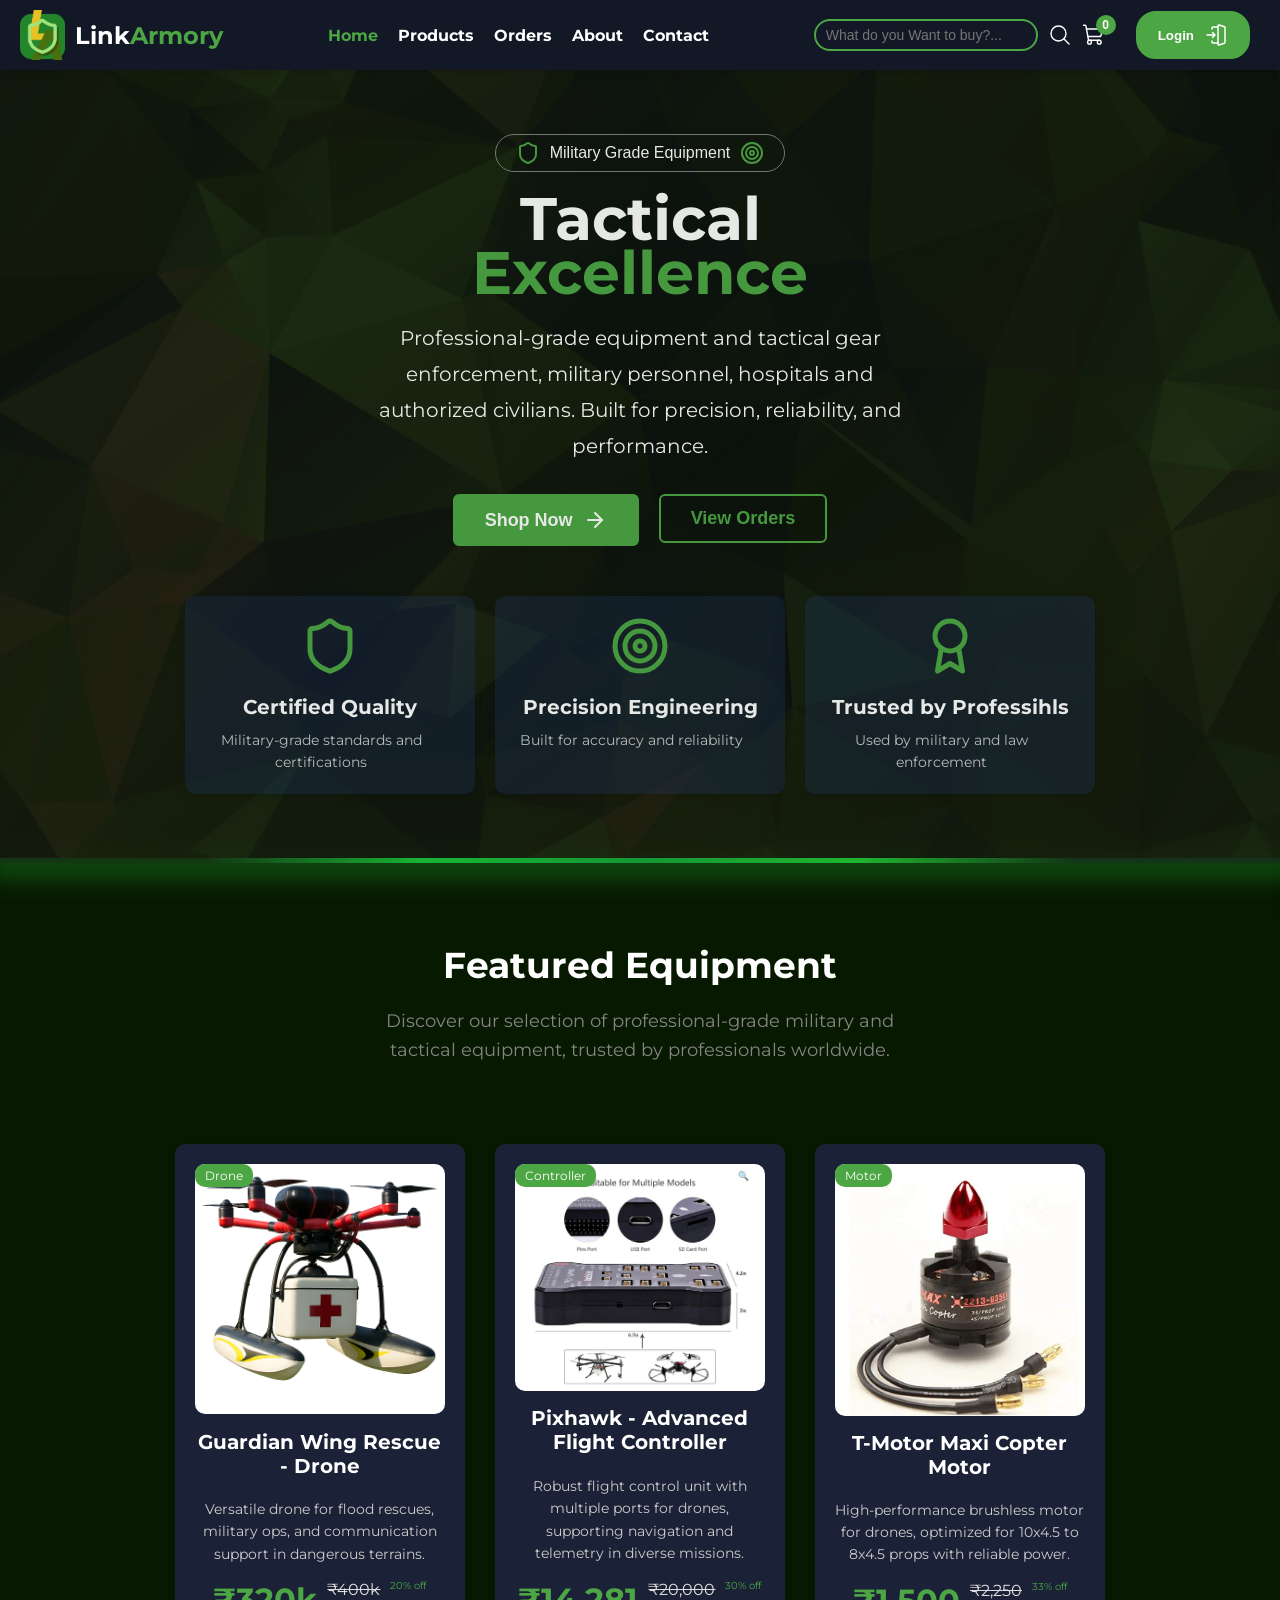
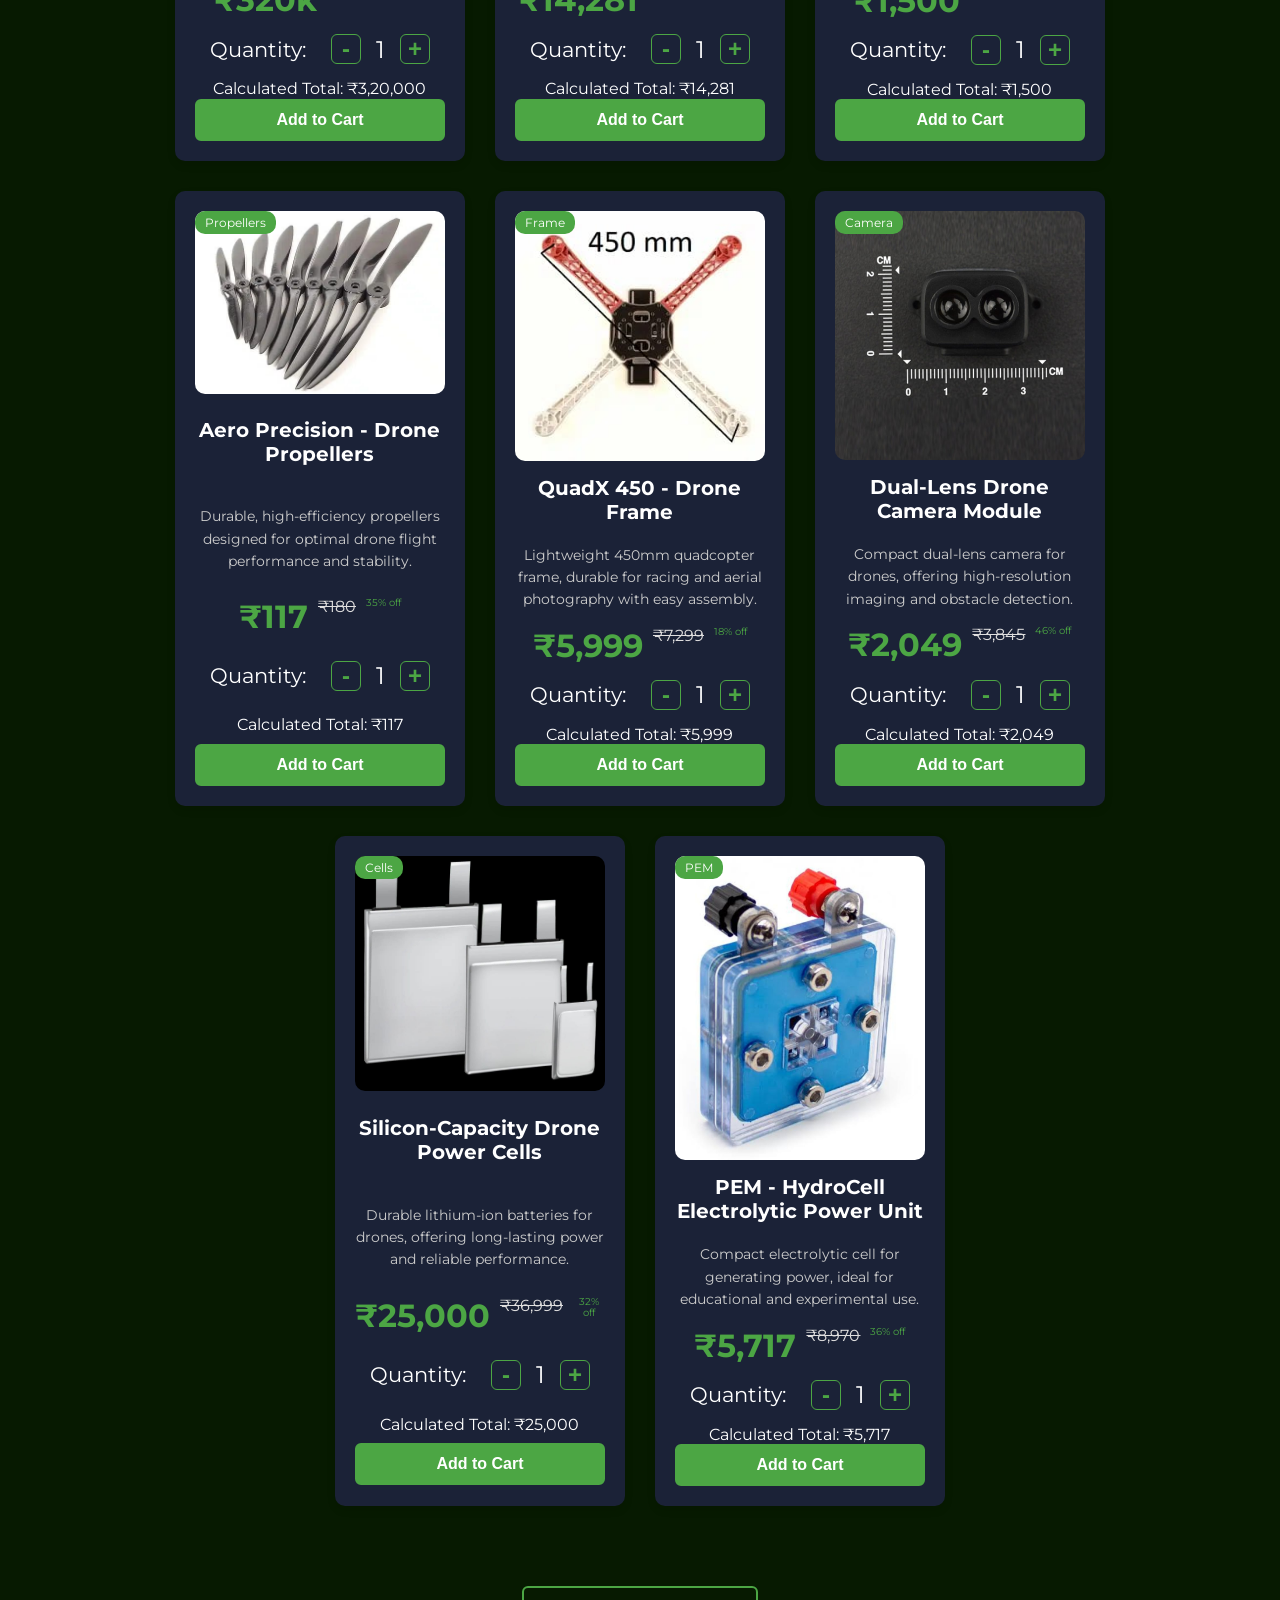
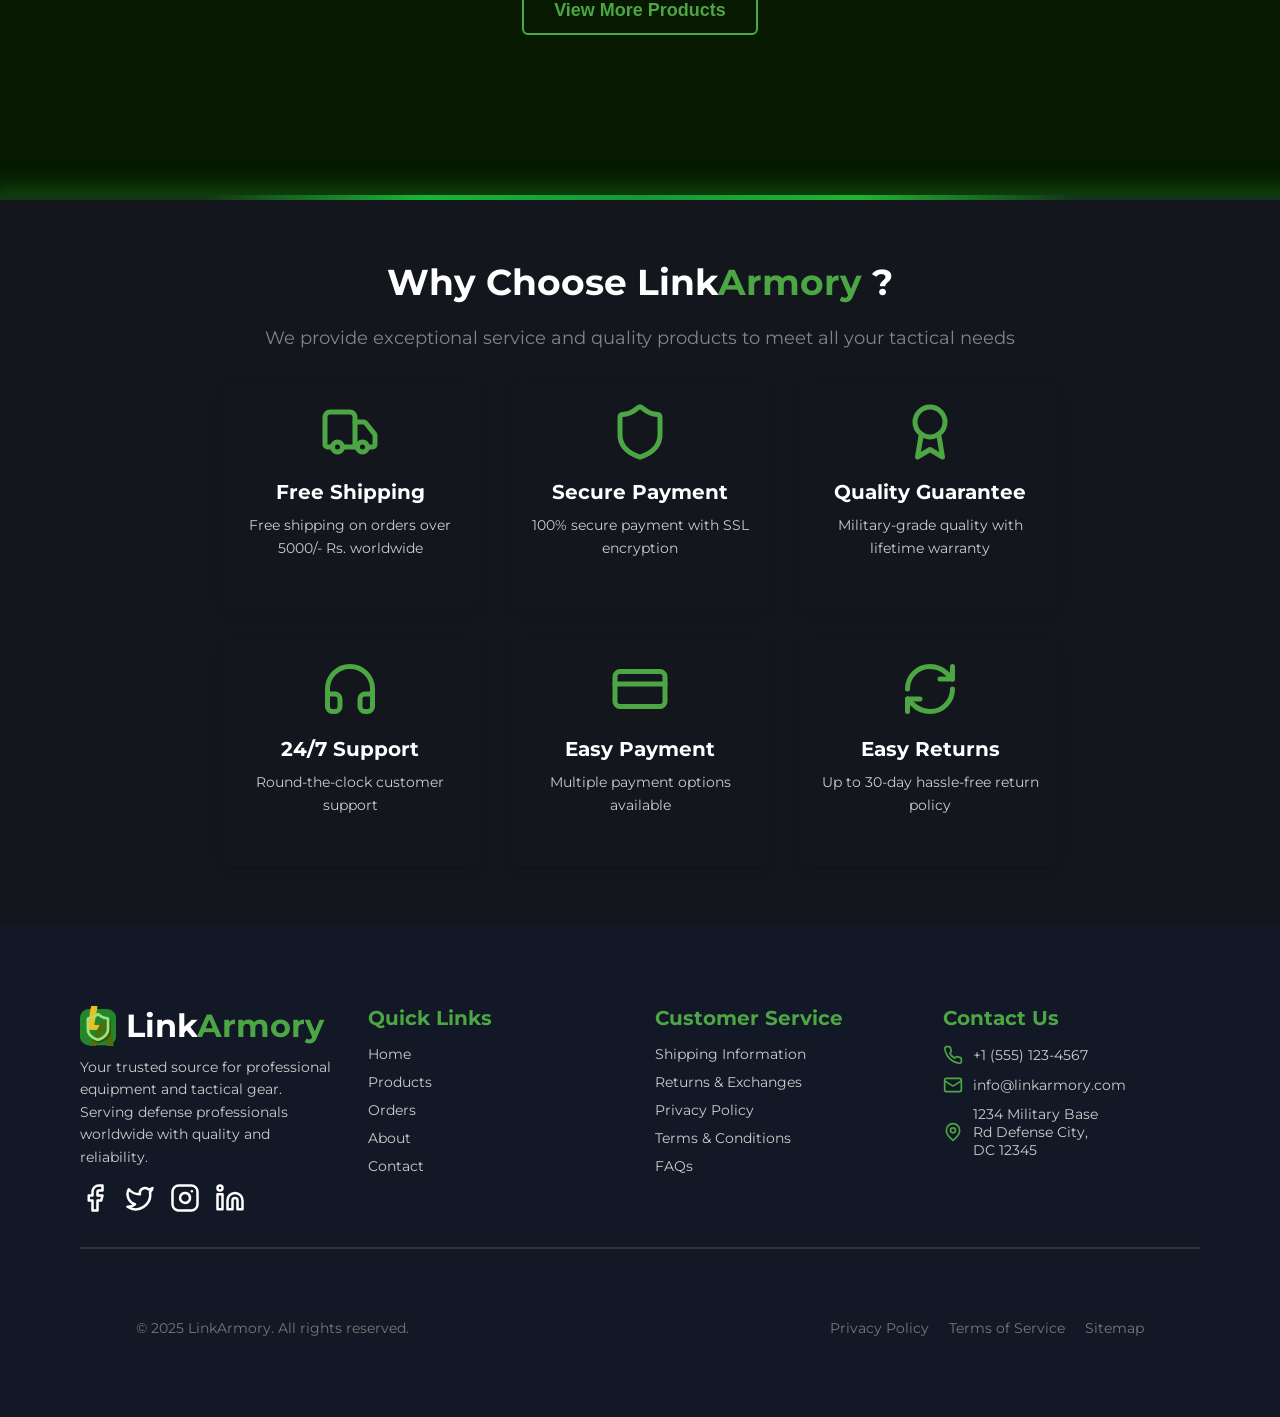
<file: index.html>
<!DOCTYPE html>
<html lang="en">

<head>
    <meta charset="UTF-8">
    <meta name="viewport" content="width=device-width, initial-scale=1.0">
    <title>LinkArmory</title>
    <link rel="shortcut icon" href="favicon.ico" type="image/x-icon">
    <link rel="stylesheet" href="styles.css">
    <link rel="stylesheet" href="utility.css">
    <link rel="stylesheet" href="addToCart.css">

</head>

<body>
    <nav class="navBar">
        <div class="logo">
            <img src="assets/Logo.png" alt="">
            <h1>Link<b>Armory</b></h1>
        </div>

        <!-- DESKTOP NAVIGATION MENU -->

        <ul class="nav-links">
            <li><a href="index.html">Home</a></li>
            <li><a href="Products.html">Products</a></li>
            <li><a href="Orders.html">Orders</a></li>
            <li><a href="About.html">About</a></li>
            <li><a href="Contact.html">Contact</a></li>
        </ul>
        <ul class="nav-icons">
            <li><button class="searchIcon">
                    <form action="">
                        <input class="searchInput" type="text" id="searchForm"
                            placeholder="What do you Want to buy?...">
                    </form>
                    <img class="Icon" src="assets/searchicon.svg" alt="search Icon">
                </button>
            </li>
            <li><a class="addToCart" href="#">
                    <img class="Icon" src="assets/addToCart.svg" alt="addToCart Icon">
                    <button class="cartValue">0</button>
                </a></li>
            <li><a href="Login.html"><button class="button"> Login <img src="assets/LoginLogo.svg" alt=""></button></a>
            </li>
            <li><a class="loginBtn" href="Login.html"><img src="assets/LoginLogo.svg" alt=""></a></li>
            <!-- <li><a class="profileLogo" href="#"><img src="assets/profileLogo.svg" alt=""></a></li> -->
        </ul>

        <!-- MOBILE NAVIGATION MENU -->

        <ul class="mobile-nav-links">
            <li><a href="index.html">Home</a></li>
            <li><a href="Products.html">Products</a></li>
            <li><a href="Orders.html">Orders</a></li>
            <li><a href="About.html">About</a></li>
            <li><a href="Contact.html">Contact</a></li>
        </ul>

    </nav>


    <main class="Background">
        <div class="box"></div>
        <section class="content">
            <button><img src="assets/LogoBorder.svg" alt="">Military Grade Equipment<img src="assets/circle.svg"
                    alt=""></button>
            <h1>Tactical<b>Excellence</b></h1>
            <p>Professional-grade equipment and tactical gear</p>
            <p>enforcement, military personnel, hospitals and authorized civilians. Built for precision, reliability,
                and
                performance.</p>
            <div class="bigBtns">
                <a href="Products.html"><button class="bigBtn">Shop Now <img src="assets/arrow.svg" alt=""></button></a>
                <a href="Orders.html"><button class="bigBtn b3">View Orders</button></a>
            </div>
        </section>
        <div class="cards">
            <ul>
                <li><img src="assets/LogoBorder.svg" alt="">
                    <h2>Certified Quality</h2>
                    <p>Military-grade standards and certifications</p>
                </li>
                <li><img src="assets/circle.svg" alt="">
                    <h2>Precision Engineering</h2>
                    <p>Built for accuracy and reliability</p>
                </li>
                <li><img src="assets/badge.svg" alt="">
                    <h2>Trusted by Professihls</h2>
                    <p>Used by military and law enforcement</p>
                </li>
            </ul>
        </div>

    </main>


    <div class="separation"></div>



    <section class="mainContent">
        <div class="header">
            <h1>Featured Equipment</h1>
            <p>Discover our selection of professional-grade military and tactical equipment, trusted by professionals
                worldwide.</p>
        </div>

        <!-- PRODUCT SECTION -->

        <div class="products" id="cardValue">

            <!-- <div class="cards" id="cardValue">
                <article class="information [card]">
                    <span class="category">Hardware</span>

                    <div class="swiper">
                        <div class="imageContainer">
                            <img class="productImage" src="assets/Product0.0.jpg" alt="">
                            <img class="productImage" src="assets/Product0.1.jpg" alt="">
                            <img class="productImage" src="assets/Product0.2.jpg" alt="">
                            <img class="productImage" src="assets/Product0.3.jpg" alt="">
                            <img class="productImage" src="assets/Product0.4.jpg" alt="">
                        </div>
                    </div>

                    <h2 class="productName">Guardian Wing Rescue - Drone</h2>
                    <div class="productRatung">
                        <i class="fa-solid fa-star"><img src="assets/star.svg" alt=""></i>
                        <i class="fa-solid fa-star"><img src="assets/star.svg" alt=""></i>
                        <i class="fa-solid fa-star"><img src="assets/star.svg" alt=""></i>
                        <i class="fa-solid fa-star"><img src="assets/star.svg" alt=""></i>
                        <i class="fa-solid fa-star"><img src="assets/star.svg" alt=""></i>
                    </div>
                    <p class="productDescription">Versatile drone for flood rescues, military ops, and communication
                        support in dangerous terrains.</p>
                    <div class="productPriceElement">
                        <p class="productPrice">₹3,20,000</p>
                        <p class="productMRP">₹4,00,000</p>
                        <p class="productDiscount">20% off</p>
                    </div>
                    <div class="productQuantityElement">
                        <label for="quantity">Quantity:</label>
                        <div class="stockElement">
                            <button class="cartlncrement">+</button>
                            <p class="productQuantity">1</p>
                            <button class="cartDecrement">-</button>
                        </div>
                    </div>
                    <button class="addToCartBtn">Add to Cart</button>
                </article>
            </div> -->

        </div>


        <!-- CART TAB -->

        <section class="cartTab">
            <h4>Shopping <b>List</b></h4>

            <div class="cartList">
                <!-- <div class="item">
                    <div class="imageCont">
                        <img src="assets/Product0.0.jpg" alt="">
                    </div>
                    <div class="itemInfo">
                        <h3>Guardian Wing Rescue - Drone</h3>
                        <h3 class="itemPrice">
                            <p class="productPrice">₹1,500</p>
                            <p class="productMRP">₹2,250</p>
                            <p class="productDiscount">33% off</p>
                        </h3>
                    </div>
                    <div class="quantityBtns">
                        <a href="#" class="quantityBtn">-</a>
                        <h3 class="quantityValue">1</h3>
                        <a href="#" class="quantityBtn">+</a>
                    </div>
                </div> -->
            </div>

            <div class="totalContainer">
                <h3>Total:</h3>
                <h3 class="totaPrice"></h3>
            </div>

            <div class="btnContainer">
                <a href="#"><button class="button closrBtn">Close</button></a>
                <a href="CheckOut.html"><button class="button buyBtn">Proceed to Buy</button></a>
            </div>

        </section>



        <div class="viewMore">
            <a href="Products.html"><button class="viewBtn">View More Products</button></a>
        </div>
    </section>


    <div class="separation"></div>


    <section class="describeBox">
        <div class="describeContent">
            <div class="head">
                <h1>Why Choose Link<b>Armory</b> ?</h1>
                <p>We provide exceptional service and quality products to meet all your tactical needs</p>
            </div>
            <ul>
                <li>
                    <button><img src="assets/shippingLogo.svg" alt=""></button>
                    <h2>Free Shipping</h2>
                    <p>Free shipping on orders over 5000/- Rs. worldwide</p>
                </li>
                <li>
                    <button><img src="assets/LogoBorder.svg" alt=""></button>
                    <h2>Secure Payment</h2>
                    <p>100% secure payment with SSL encryption</p>
                </li>
                <li>
                    <button><img src="assets/badge.svg" alt=""></button>
                    <h2>Quality Guarantee</h2>
                    <p>Military-grade quality with lifetime warranty</p>
                </li>
                <li>
                    <button><img src="assets/cstmsupportLogo.svg" alt=""></button>
                    <h2>24/7 Support</h2>
                    <p>Round-the-clock customer support</p>
                </li>
                <li>
                    <button><img src="assets/paymentLogo.svg" alt=""></button>
                    <h2>Easy Payment</h2>
                    <p>Multiple payment options available</p>
                </li>
                <li>
                    <button><img src="assets/returnLogo.svg" alt=""></button>
                    <h2>Easy Returns</h2>
                    <p>Up to 30-day hassle-free return policy</p>
                </li>
            </ul>
        </div>
    </section>
    <footer class="footer">
        <div class="footerContent">
            <div class="footerSection">
                <div class="logo">
                    <img src="assets/Logo.png" alt="">
                    <h1>Link<b>Armory</b></h1>
                </div>
                <p>Your trusted source for professional equipment and tactical gear. Serving defense
                    professionals worldwide with quality and reliability.</p>
                <div class="mediahandles">
                    <a href="#"><img src="assets/facebook.svg" alt="Facebook"></a>
                    <a href="#"><img src="assets/twitter.svg" alt="Twitter"></a>
                    <a href="#"><img src="assets/instagram.svg" alt="Instagram"></a>
                    <a href="#"><img src="assets/linkedin.svg" alt="LinkedIn"></a>
                </div>
            </div>
            <div class="footerSection">
                <h2>Quick Links</h2>
                <ul>
                    <li><a href="index.html">Home</a></li>
                    <li><a href="Products.html">Products</a></li>
                    <li><a href="Orders.html">Orders</a></li>
                    <li><a href="About.html">About</a></li>
                    <li><a href="Contact.html">Contact</a></li>
                </ul>
            </div>
            <div class="footerSection">
                <h2>Customer Service</h2>
                <ul>
                    <li><a href="#">Shipping Information</a></li>
                    <li><a href="#">Returns & Exchanges</a></li>
                    <li><a href="#">Privacy Policy</a></li>
                    <li><a href="#">Terms & Conditions</a></li>
                    <li><a href="#">FAQs</a></li>
                </ul>
            </div>
            <div class="footerSection">
                <h2>Contact Us</h2>
                <ul>
                    <li><img src="assets/phone.svg" alt="">+1 (555) 123-4567</li>
                    <li><img src="assets/email.svg" alt="">info@linkarmory.com</li>
                    <li><img src="assets/location.svg" alt="">1234 Military Base Rd Defense City, DC 12345</li>
                </ul>
            </div>
        </div>
        <div class="splitFooter"></div>
        <div class="footerBottom">
            <p>&copy; 2025 LinkArmory. All rights reserved.</p>
            <div class="footerLinks">
                <a href="#">Privacy Policy</a>
                <a href="#">Terms of Service</a>
                <a href="#">Sitemap</a>
            </div>
        </div>
    </footer>

    <script src="nav.js"></script>
    <script src="products.js"></script>
    <script src="addToCart.js"></script>

</body>

</html>
</file>
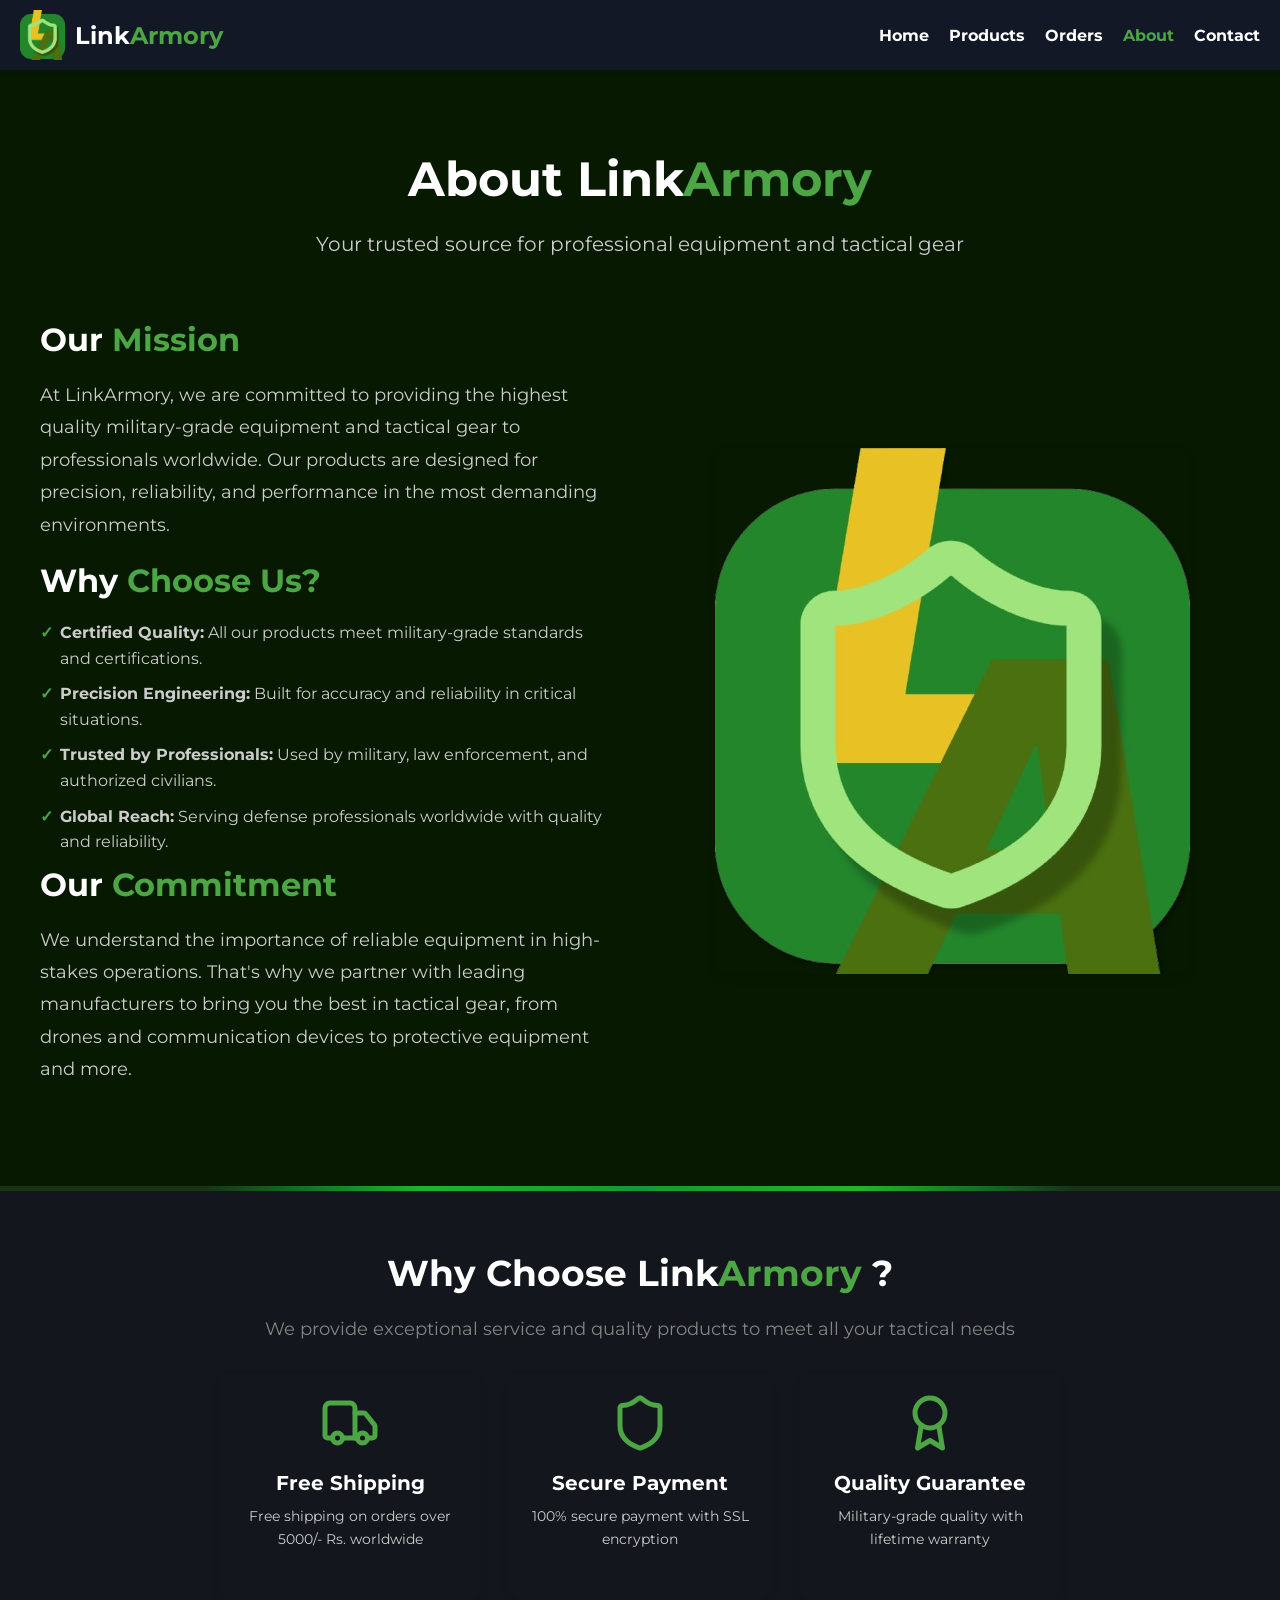
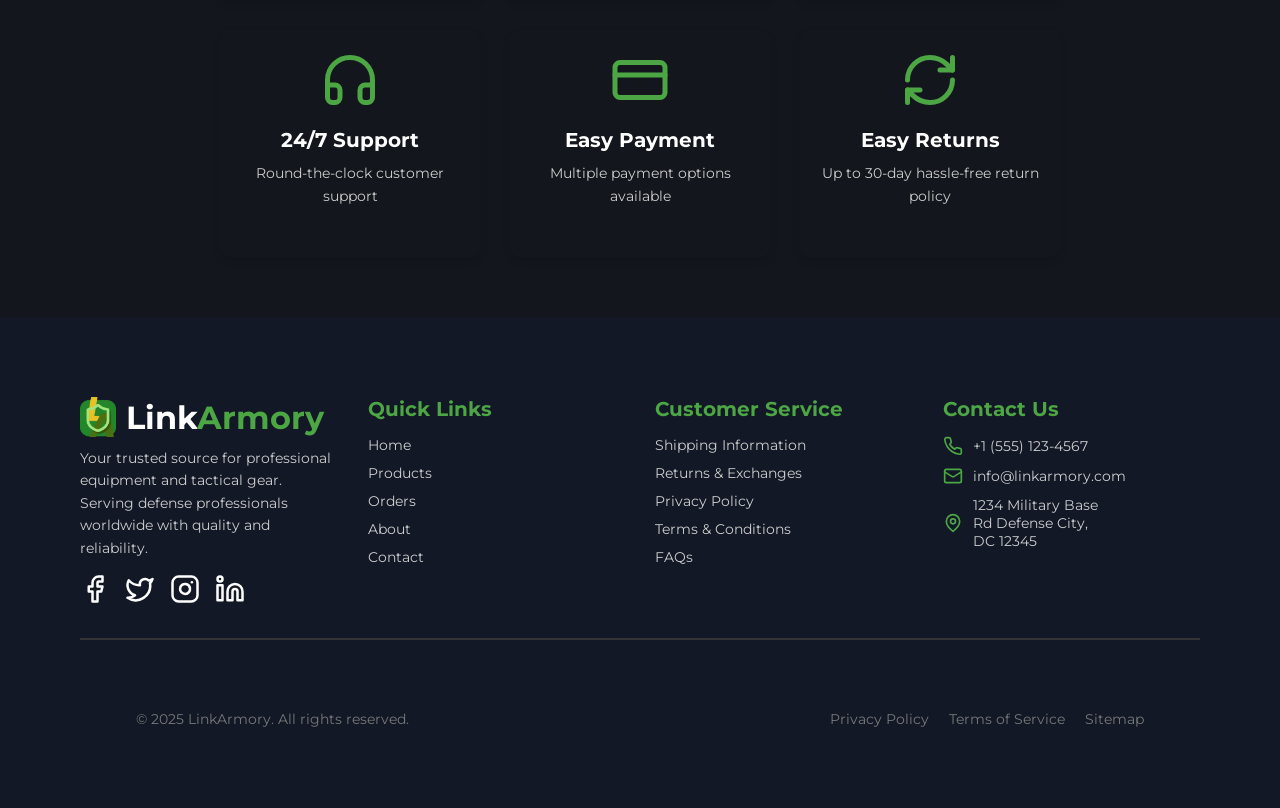
<file: About.html>
<!DOCTYPE html>
<html lang="en">

<head>
    <meta charset="UTF-8">
    <meta name="viewport" content="width=device-width, initial-scale=1.0">
    <title>About - LinkArmory</title>
    <link rel="stylesheet" href="styles.css">
    <link rel="stylesheet" href="utility.css">
    <link rel="stylesheet" href="About.css">
</head>

<body>
    <nav class="navBar">
        <div class="logo">
            <img src="assets/Logo.png" alt="">
            <h1>Link<b>Armory</b></h1>
        </div>

        <!-- DESKTOP NAVIGATION MENU -->

        <ul class="nav-links">
            <li><a href="index.html">Home</a></li>
            <li><a href="Products.html">Products</a></li>
            <li><a href="Orders.html">Orders</a></li>
            <li><a href="About.html">About</a></li>
            <li><a href="Contact.html">Contact</a></li>
        </ul>

        <!-- MOBILE NAVIGATION MENU -->

        <ul class="mobile-nav-links">
            <li><a href="index.html">Home</a></li>
            <li><a href="Products.html">Products</a></li>
            <li><a href="Orders.html">Orders</a></li>
            <li><a href="About.html">About</a></li>
            <li><a href="Contact.html">Contact</a></li>
        </ul>

    </nav>

    <main class="aboutMain">
        <section class="aboutHero">
            <h1>About Link<b>Armory</b></h1>
            <p>Your trusted source for professional equipment and tactical gear</p>
        </section>

        <section class="aboutContent">
            <div class="aboutText">
                <h2>Our <b>Mission</b></h2>
                <p>At LinkArmory, we are committed to providing the highest quality military-grade equipment and tactical gear to professionals worldwide. Our products are designed for precision, reliability, and performance in the most demanding environments.</p>

                <h2>Why <b>Choose Us?</b></h2>
                <ul>
                    <li><strong>Certified Quality:</strong> All our products meet military-grade standards and certifications.</li>
                    <li><strong>Precision Engineering:</strong> Built for accuracy and reliability in critical situations.</li>
                    <li><strong>Trusted by Professionals:</strong> Used by military, law enforcement, and authorized civilians.</li>
                    <li><strong>Global Reach:</strong> Serving defense professionals worldwide with quality and reliability.</li>
                </ul>

                <h2>Our <b>Commitment</b></h2>
                <p>We understand the importance of reliable equipment in high-stakes operations. That's why we partner with leading manufacturers to bring you the best in tactical gear, from drones and communication devices to protective equipment and more.</p>
            </div>
            <div class="aboutImage">
                <img src="assets/Logo.png" alt="LinkArmory Logo">
            </div>
        </section>
    </main>



    <div class="separation"></div>

    
    <section class="describeBox">
        <div class="describeContent">
            <div class="head">
                <h1>Why Choose Link<b>Armory</b> ?</h1>
                <p>We provide exceptional service and quality products to meet all your tactical needs</p>
            </div>
            <ul>
                <li>
                    <button><img src="assets/shippingLogo.svg" alt=""></button>
                    <h2>Free Shipping</h2>
                    <p>Free shipping on orders over 5000/- Rs. worldwide</p>
                </li>
                <li>
                    <button><img src="assets/LogoBorder.svg" alt=""></button>
                    <h2>Secure Payment</h2>
                    <p>100% secure payment with SSL encryption</p>
                </li>
                <li>
                    <button><img src="assets/badge.svg" alt=""></button>
                    <h2>Quality Guarantee</h2>
                    <p>Military-grade quality with lifetime warranty</p>
                </li>
                <li>
                    <button><img src="assets/cstmsupportLogo.svg" alt=""></button>
                    <h2>24/7 Support</h2>
                    <p>Round-the-clock customer support</p>
                </li>
                <li>
                    <button><img src="assets/paymentLogo.svg" alt=""></button>
                    <h2>Easy Payment</h2>
                    <p>Multiple payment options available</p>
                </li>
                <li>
                    <button><img src="assets/returnLogo.svg" alt=""></button>
                    <h2>Easy Returns</h2>
                    <p>Up to 30-day hassle-free return policy</p>
                </li>
            </ul>
        </div>
    </section>
    <footer class="footer">
        <div class="footerContent">
            <div class="footerSection">
                <div class="logo">
                    <img src="assets/Logo.png" alt="">
                    <h1>Link<b>Armory</b></h1>
                </div>
                <p>Your trusted source for professional equipment and tactical gear. Serving defense
                    professionals worldwide with quality and reliability.</p>
                <div class="mediahandles">
                    <a href="#"><img src="assets/facebook.svg" alt="Facebook"></a>
                    <a href="#"><img src="assets/twitter.svg" alt="Twitter"></a>
                    <a href="#"><img src="assets/instagram.svg" alt="Instagram"></a>
                    <a href="#"><img src="assets/linkedin.svg" alt="LinkedIn"></a>
                </div>
            </div>
            <div class="footerSection">
                <h2>Quick Links</h2>
                <ul>
                    <li><a href="index.html">Home</a></li>
                    <li><a href="Products.html">Products</a></li>
                    <li><a href="Orders.html">Orders</a></li>
                    <li><a href="About.html">About</a></li>
                    <li><a href="Contact.html">Contact</a></li>
                </ul>
            </div>
            <div class="footerSection">
                <h2>Customer Service</h2>
                <ul>
                    <li><a href="#">Shipping Information</a></li>
                    <li><a href="#">Returns & Exchanges</a></li>
                    <li><a href="#">Privacy Policy</a></li>
                    <li><a href="#">Terms & Conditions</a></li>
                    <li><a href="#">FAQs</a></li>
                </ul>
            </div>
            <div class="footerSection">
                <h2>Contact Us</h2>
                <ul>
                    <li><img src="assets/phone.svg" alt="">+1 (555) 123-4567</li>
                    <li><img src="assets/email.svg" alt="">info@linkarmory.com</li>
                    <li><img src="assets/location.svg" alt="">1234 Military Base Rd Defense City, DC 12345</li>
                </ul>
            </div>
        </div>
        <div class="splitFooter"></div>
        <div class="footerBottom">
            <p>&copy; 2025 LinkArmory. All rights reserved.</p>
            <div class="footerLinks">
                <a href="#">Privacy Policy</a>
                <a href="#">Terms of Service</a>
                <a href="#">Sitemap</a>
            </div>
        </div>
    </footer>

    <script src="nav.js"></script>

</body>

</html>
</file>
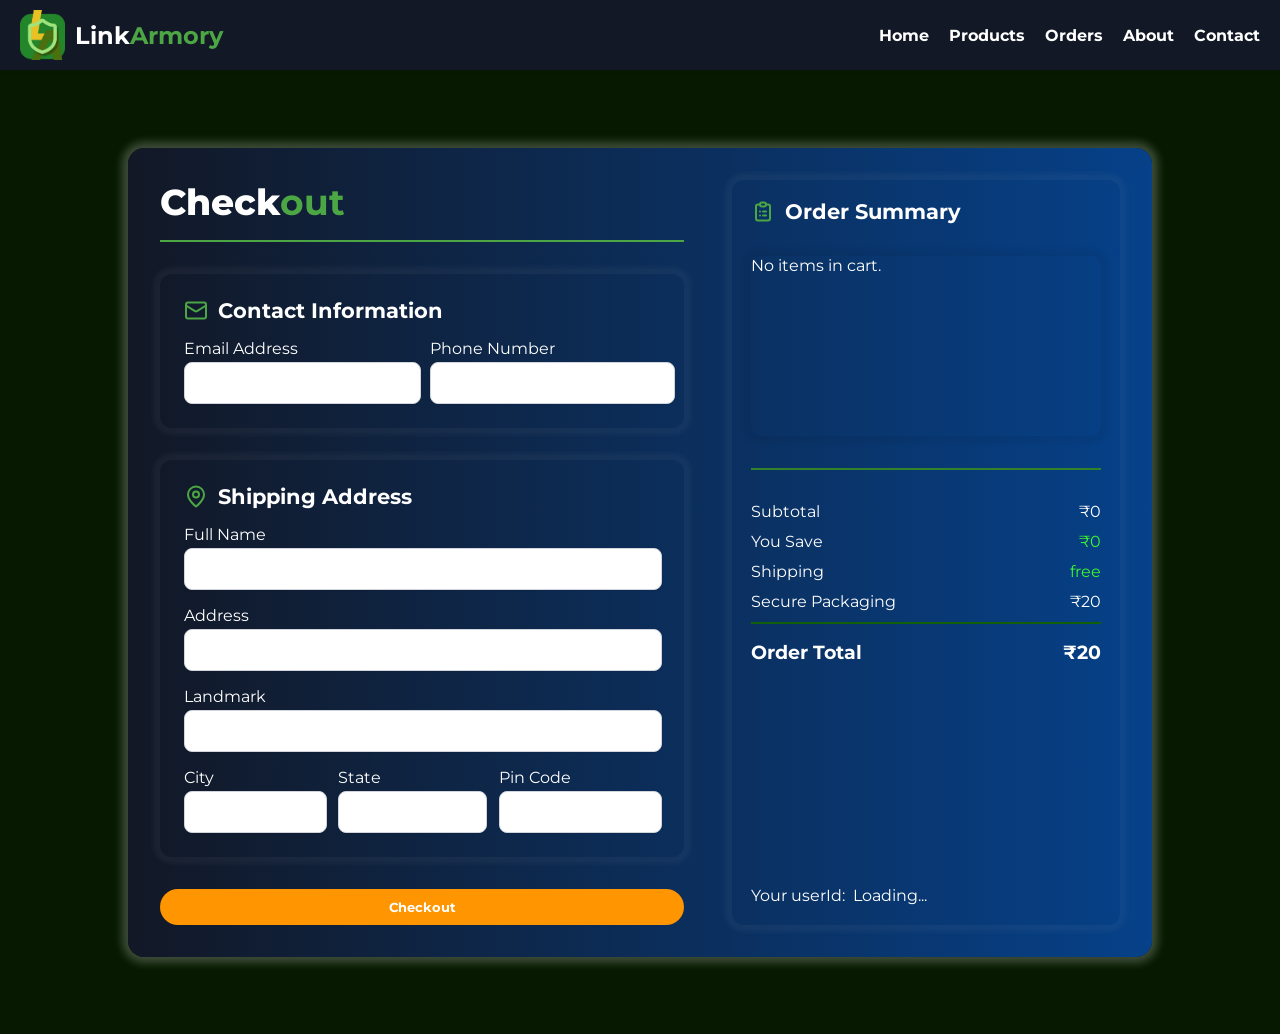
<file: CheckOut.html>
<!DOCTYPE html>
<html lang="en">

<head>
    <meta charset="UTF-8">
    <meta name="viewport" content="width=device-width, initial-scale=1.0">
    <title>LinkArmory- Proceed to Buy</title>
    <link rel="stylesheet" href="styles.css">
    <link rel="stylesheet" href="utility.css">
    <link rel="stylesheet" href="CheckOut.css">

</head>

<body>
    <nav class="navBar">
        <div class="logo">
            <img src="assets/Logo.png" alt="">
            <h1>Link<b>Armory</b></h1>
        </div>

        <!-- DESKTOP NAVIGATION MENU -->

        <ul class="nav-links">
            <li><a href="index.html">Home</a></li>
            <li><a href="Products.html">Products</a></li>
            <li><a href="Orders.html">Orders</a></li>
            <li><a href="About.html">About</a></li>
            <li><a href="Contact.html">Contact</a></li>
        </ul>

        <!-- MOBILE NAVIGATION MENU -->

        <ul class="mobile-nav-links">
            <li><a href="index.html">Home</a></li>
            <li><a href="Products.html">Products</a></li>
            <li><a href="Orders.html">Orders</a></li>
            <li><a href="About.html">About</a></li>
            <li><a href="Contact.html">Contact</a></li>
        </ul>

    </nav>



    <section class="body">

        <!-- Main Checkout Container -->
        <div class="Container">

            <!-- Left Column: Checkout Form -->
            <div class="leftColumn">
                <h1>Check<b>out</b></h1>

                <form id="checkoutForm" class="checkoutForm">
                    <!-- Contact Information -->
                    <section class="form-section ">
                        <h2><img src="assets/email.svg" alt="">Contact Information</h2>
                        <div class="ContactInfo">
                            <div>
                                <label for="email" class="">Email Address</label>
                                <input type="email" id="email" name="email" required class="input-field">
                            </div>
                            <div>
                                <label for="phone" class="">Phone Number</label>
                                <input type="tel" id="phone" name="phone" class="input-field">
                            </div>
                        </div>
                    </section>

                    <!-- Shipping Address -->
                    <section class="form-section ">
                        <h2 class=""><img src="assets/location.svg" alt=""> Shipping Address</h2>
                        <div class="addressInfo">
                            <div>
                                <label for="fullName" class="">Full Name</label>
                                <input type="text" id="fullName" name="fullName" required class="input-field">
                            </div>
                            <div>
                                <label for="address1" class="">Address</label>
                                <input type="text" id="address1" name="address1" required class="input-field">
                            </div>
                            <div>
                                <label for="address2" class="">Landmark</label>
                                <input type="text" id="address2" name="address2" class="input-field">
                            </div>
                            <div class="locationInfo">
                                <div>
                                    <label for="city" class="">City</label>
                                    <input type="text" id="city" name="city" required class="input-field inpFild2">
                                </div>
                                <div>
                                    <label for="state" class="">State</label>
                                    <input type="text" id="state" name="state" required class="input-field inpFild2">
                                </div>
                                <div>
                                    <label for="zip" class="">Pin Code</label>
                                    <input type="text" id="zip" name="zip" required class="input-field inpFild2">
                                </div>
                            </div>
                        </div>
                    </section>

                    <button type="submit" class="button OrderBtn">Checkout</button>
                </form>
            </div>

            <!-- Right Column: Order Summary -->
            <div class="rightColumn">
                <div>
                    <h2><img src="assets/orderSmrLogo.svg" alt="">Order Summary</h2>

                    <div class="orderItems" id="orderItems">

                        <!-- Example Order Items -->

                        <!-- <div class="itemContainer">
                            <div class="itemImg">
                                <img src="assets/Product0.0.jpg" alt="">
                            </div>
                            <div class="itemInfo">
                                <h3 class="itemName">Guardian Wing Rescue - Drone</h3>
                                <div class="itemPrice">
                                    <p class="productPrice">₹3.20k</p>
                                    <p class="productMRP">₹4.00k</p>
                                    <p class="productDiscount">20% off</p>
                                </div>
                            </div>
                            <button class="quantityBtn">Qty:
                                <select name="Quantity" id="">
                                    <option value="">1</option>
                                    <option value="">2</option>
                                    <option value="">3</option>
                                    <option value="">4</option>
                                </select>
                            </button>
                        </div> -->
                    


                    </div>

                    <div class="billSection">
                        <div class="bills">
                            <span>Subtotal</span>
                            <span id="subtotal" class="font-medium">₹3.20k</span>
                        </div>
                        <div class="bills">
                            <span>You Save</span>
                            <span id="discount" class="font-medium">₹80,000</span>
                        </div>
                        <div class="bills">
                            <span>Shipping</span>
                            <span id="shipping" class="font-medium">free</span>
                        </div>
                        <div class="bills">
                            <span>Secure Packaging</span>
                            <span id="secure-packaging " class="font-medium">₹20</span>
                        </div>
                        <div class="totalSection">
                            <div class="total bills">
                                <span>Order Total</span>
                                <span id="total">₹3.20k</span>
                            </div>
                        </div>
                    </div>
                </div>
                <div class="userId">
                    Your userId: <span id="currentUserId"> Loading<span class="dot">.</span><span class="dot">.</span><span class="dot">.</span></span>
                </div>
            </div>
        </div>

        <!-- Message Modal -->
        <!-- <div id="messageModal" class="">
            <div class="">
                <div class=""><img src="assets/rightTick.svg" alt=""></div>
                <h3 id="modalTitle" class="text-2xl font-bold text-gray-900 mb-3">Order Placed!</h3>
                <p id="modalMessage" class="text-gray-700 mb-6">Your order has been successfully placed. Thank you for
                    your purchase!</p>
                <button id="closeModal" class="">
                    Close
                </button>
            </div>
        </div> -->

    </section>





    <script src="CheckOut.js" type="module"></script>
</body>

</html>
</file>
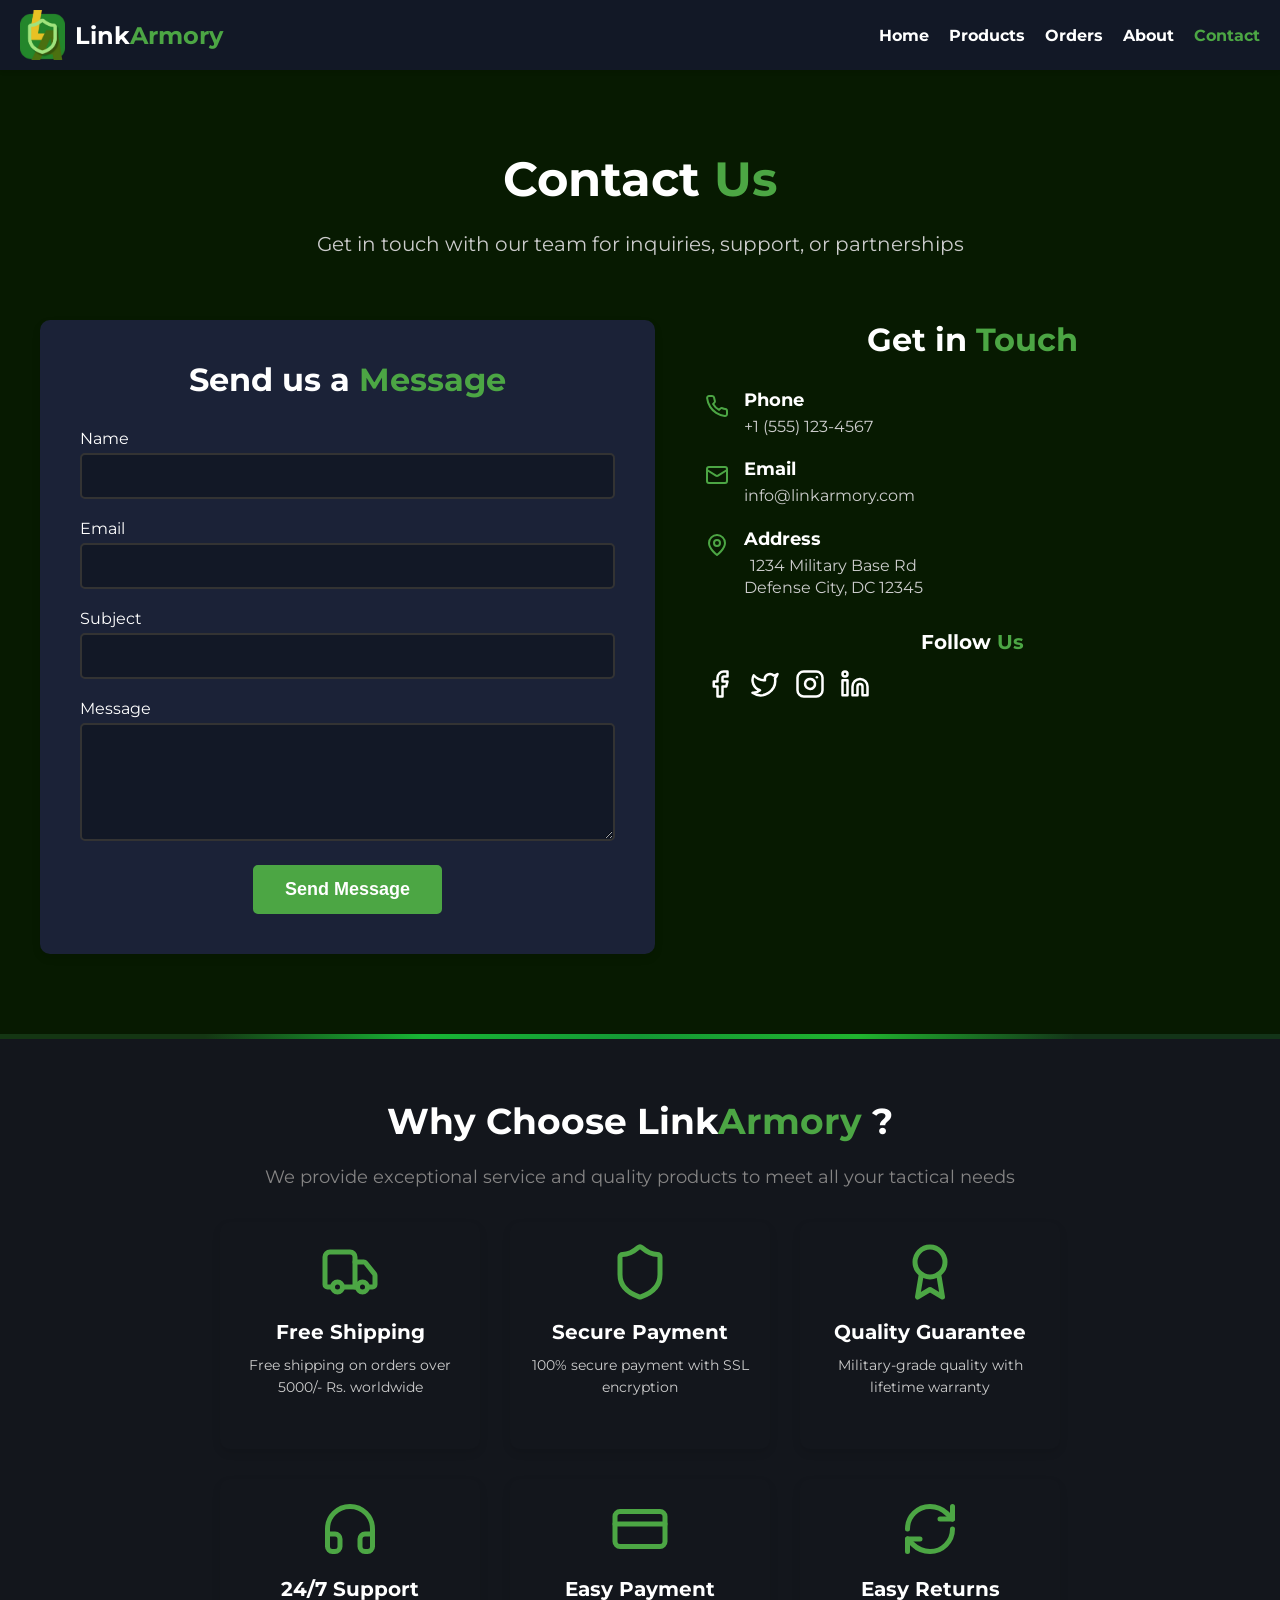
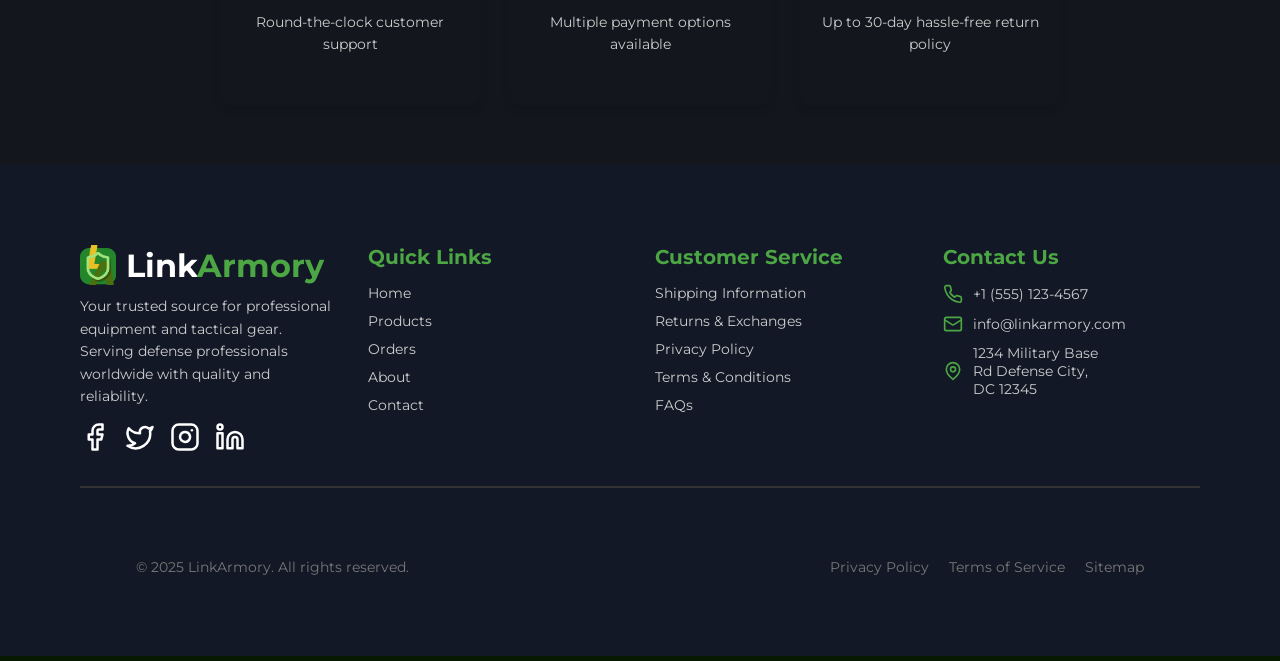
<file: Contact.html>
<!DOCTYPE html>
<html lang="en">

<head>
    <meta charset="UTF-8">
    <meta name="viewport" content="width=device-width, initial-scale=1.0">
    <title>Contact - LinkArmory</title>
    <link rel="stylesheet" href="styles.css">
    <link rel="stylesheet" href="utility.css">
    <link rel="stylesheet" href="Contact.css">
</head>

<body>
    <nav class="navBar">
        <div class="logo">
            <img src="assets/Logo.png" alt="">
            <h1>Link<b>Armory</b></h1>
        </div>

        <!-- DESKTOP NAVIGATION MENU -->

        <ul class="nav-links">
            <li><a href="index.html">Home</a></li>
            <li><a href="Products.html">Products</a></li>
            <li><a href="Orders.html">Orders</a></li>
            <li><a href="About.html">About</a></li>
            <li><a href="Contact.html">Contact</a></li>
        </ul>

        <!-- MOBILE NAVIGATION MENU -->

        <ul class="mobile-nav-links">
            <li><a href="index.html">Home</a></li>
            <li><a href="Products.html">Products</a></li>
            <li><a href="Orders.html">Orders</a></li>
            <li><a href="About.html">About</a></li>
            <li><a href="Contact.html">Contact</a></li>
        </ul>

    </nav>

    <main class="contactMain">
        <section class="contactHero">
            <h1>Contact <b>Us</b></h1>
            <p>Get in touch with our team for inquiries, support, or partnerships</p>
        </section>

        <section class="contactContent">
            <div class="contactForm">
                <h2>Send us a <b>Message</b></h2>
                <form action="#" method="post">
                    <div class="formGroup">
                        <label for="name">Name</label>
                        <input type="text" id="name" name="name" required>
                    </div>
                    <div class="formGroup">
                        <label for="email">Email</label>
                        <input type="email" id="email" name="email" required>
                    </div>
                    <div class="formGroup">
                        <label for="subject">Subject</label>
                        <input type="text" id="subject" name="subject" required>
                    </div>
                    <div class="formGroup">
                        <label for="message">Message</label>
                        <textarea id="message" name="message" rows="5" required></textarea>
                    </div>
                    <button type="submit" class="submitBtn">Send Message</button>
                </form>
            </div>
            <div class="contactInfo">
                <h2>Get in <b>Touch</b></h2>
                <ul>
                    <li>
                        <img src="assets/phone.svg" alt="Phone">
                        <div class="contactType">
                            <h3>Phone</h3>
                            <p>+1 (555) 123-4567</p>
                        </div>
                    </li>
                    <li>
                        <img src="assets/email.svg" alt="Email">
                        <div class="contactType">
                            <h3>Email</h3>
                            <p>info@linkarmory.com</p>
                        </div>
                    </li>
                    <li>
                        <img src="assets/location.svg" alt="Location">
                        <div class="contactType">
                            <h3>Address</h3>
                            <p>1234 Military Base Rd<br>Defense City, DC 12345</p>
                        </div>
                    </li>
                </ul>
                <div class="socialMedia">
                    <h3>Follow <b>Us</b></h3>
                    <div class="mediahandles">
                        <a href="#"><img src="assets/facebook.svg" alt="Facebook"></a>
                        <a href="#"><img src="assets/twitter.svg" alt="Twitter"></a>
                        <a href="#"><img src="assets/instagram.svg" alt="Instagram"></a>
                        <a href="#"><img src="assets/linkedin.svg" alt="LinkedIn"></a>
                    </div>
                </div>
            </div>
        </section>
    </main>




    <div class="separation"></div>

    
    <section class="describeBox">
        <div class="describeContent">
            <div class="head">
                <h1>Why Choose Link<b>Armory</b> ?</h1>
                <p>We provide exceptional service and quality products to meet all your tactical needs</p>
            </div>
            <ul>
                <li>
                    <button><img src="assets/shippingLogo.svg" alt=""></button>
                    <h2>Free Shipping</h2>
                    <p>Free shipping on orders over 5000/- Rs. worldwide</p>
                </li>
                <li>
                    <button><img src="assets/LogoBorder.svg" alt=""></button>
                    <h2>Secure Payment</h2>
                    <p>100% secure payment with SSL encryption</p>
                </li>
                <li>
                    <button><img src="assets/badge.svg" alt=""></button>
                    <h2>Quality Guarantee</h2>
                    <p>Military-grade quality with lifetime warranty</p>
                </li>
                <li>
                    <button><img src="assets/cstmsupportLogo.svg" alt=""></button>
                    <h2>24/7 Support</h2>
                    <p>Round-the-clock customer support</p>
                </li>
                <li>
                    <button><img src="assets/paymentLogo.svg" alt=""></button>
                    <h2>Easy Payment</h2>
                    <p>Multiple payment options available</p>
                </li>
                <li>
                    <button><img src="assets/returnLogo.svg" alt=""></button>
                    <h2>Easy Returns</h2>
                    <p>Up to 30-day hassle-free return policy</p>
                </li>
            </ul>
        </div>
    </section>
    <footer class="footer">
        <div class="footerContent">
            <div class="footerSection">
                <div class="logo">
                    <img src="assets/Logo.png" alt="">
                    <h1>Link<b>Armory</b></h1>
                </div>
                <p>Your trusted source for professional equipment and tactical gear. Serving defense
                    professionals worldwide with quality and reliability.</p>
                <div class="mediahandles">
                    <a href="#"><img src="assets/facebook.svg" alt="Facebook"></a>
                    <a href="#"><img src="assets/twitter.svg" alt="Twitter"></a>
                    <a href="#"><img src="assets/instagram.svg" alt="Instagram"></a>
                    <a href="#"><img src="assets/linkedin.svg" alt="LinkedIn"></a>
                </div>
            </div>
            <div class="footerSection">
                <h2>Quick Links</h2>
                <ul>
                    <li><a href="index.html">Home</a></li>
                    <li><a href="Products.html">Products</a></li>
                    <li><a href="Orders.html">Orders</a></li>
                    <li><a href="About.html">About</a></li>
                    <li><a href="Contact.html">Contact</a></li>
                </ul>
            </div>
            <div class="footerSection">
                <h2>Customer Service</h2>
                <ul>
                    <li><a href="#">Shipping Information</a></li>
                    <li><a href="#">Returns & Exchanges</a></li>
                    <li><a href="#">Privacy Policy</a></li>
                    <li><a href="#">Terms & Conditions</a></li>
                    <li><a href="#">FAQs</a></li>
                </ul>
            </div>
            <div class="footerSection">
                <h2>Contact Us</h2>
                <ul>
                    <li><img src="assets/phone.svg" alt="">+1 (555) 123-4567</li>
                    <li><img src="assets/email.svg" alt="">info@linkarmory.com</li>
                    <li><img src="assets/location.svg" alt="">1234 Military Base Rd Defense City, DC 12345</li>
                </ul>
            </div>
        </div>
        <div class="splitFooter"></div>
        <div class="footerBottom">
            <p>&copy; 2025 LinkArmory. All rights reserved.</p>
            <div class="footerLinks">
                <a href="#">Privacy Policy</a>
                <a href="#">Terms of Service</a>
                <a href="#">Sitemap</a>
            </div>
        </div>
    </footer>

    <script src="nav.js"></script>

</body>

</html>
</file>
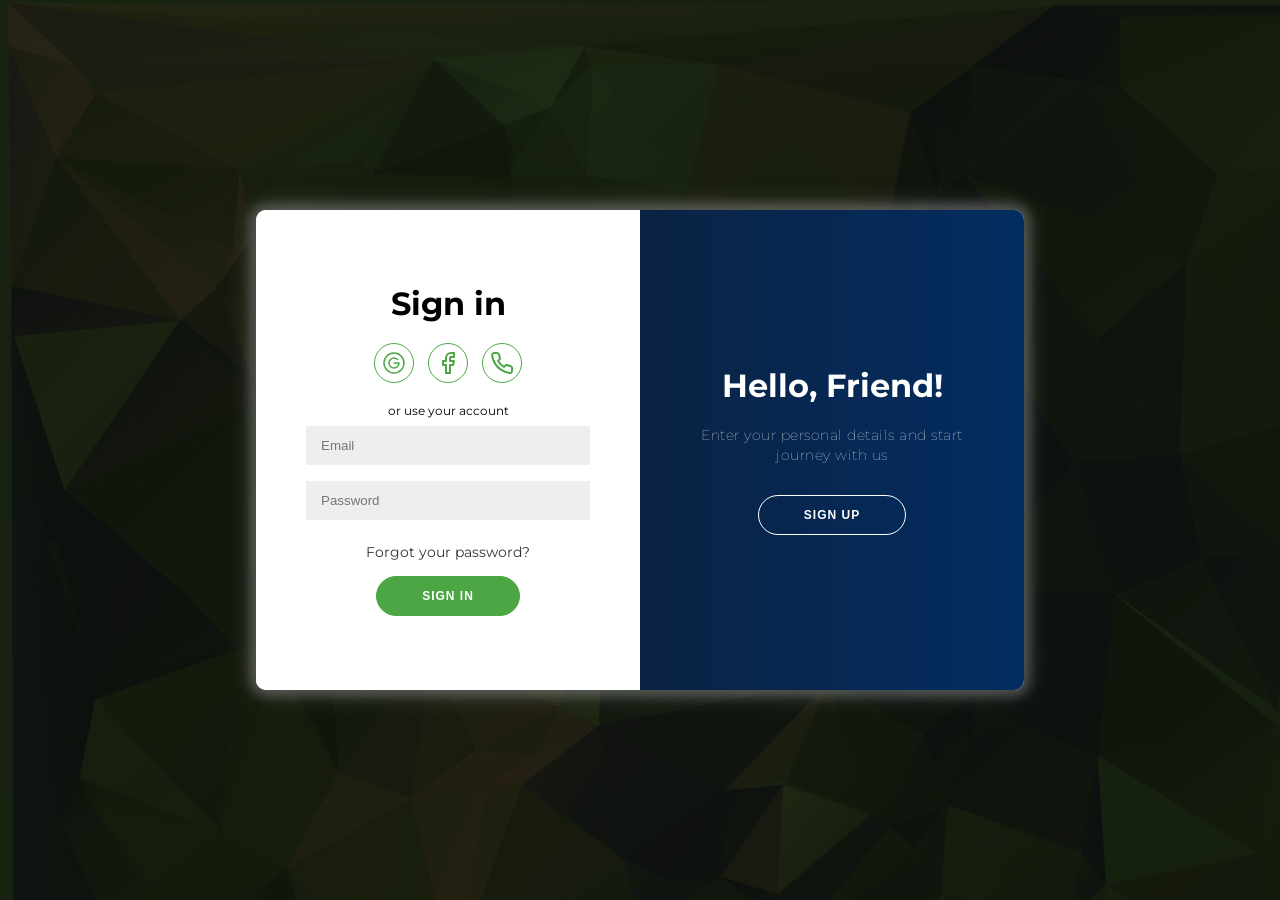
<file: Login.html>
<!DOCTYPE html>
<html lang="en">

<head>
    <meta charset="UTF-8">
    <meta name="viewport" content="width=device-width, initial-scale=1.0">
    <title>LinkArmory- Login</title>
    <link rel="stylesheet" href="Login.css">

</head>

<body>
    <div class="box"></div>
    <div class="container" id="container">

        <div class="form-container sign-up-container">
            <form action="#">
                <h1>Create Account</h1>
                <div class="social-container">
                    <a href="#" class="social"><img src="assets/googleLogo.svg" alt=""></a>
                    <a href="#" class="social"><img src="assets/facebook.svg" alt=""></a>
                    <a href="#" class="social"><img src="assets/phone.svg" alt=""></a>
                </div>
                <span>or use your email for registration</span>
                <input type="text" placeholder="Name" />
                <input type="email" placeholder="Email" />
                <input type="password" placeholder="Password" />
                <button>Sign Up</button>
            </form>
        </div>

        <div class="form-container sign-in-container">
            <form action="#">
                <h1>Sign in</h1>
                <div class="social-container">
                    <a href="#" class="social"><img src="assets/googleLogo.svg" alt=""></a>
                    <a href="#" class="social"><img src="assets/facebook.svg" alt=""></a>
                    <a href="#" class="social"><img src="assets/phone.svg" alt=""></a>
                </div>
                <span>or use your account</span>
                <input type="email" placeholder="Email" />
                <input type="password" placeholder="Password" />
                <a href="#">Forgot your password?</a>
                <button>Sign In</button>
            </form>
        </div>

        <div class="overlay-container">
            <div class="overlay">
                <div class="overlay-panel overlay-left">
                    <h1>Welcome Back!</h1>
                    <p>To keep connected with us please login with your personal info</p>
                    <button class="ghost" id="signIn">Sign In</button>
                </div>
                <div class="overlay-panel overlay-right">
                    <h1>Hello, Friend!</h1>
                    <p>Enter your personal details and start journey with us</p>
                    <button class="ghost" id="signUp">Sign Up</button>
                </div>
            </div>
        </div>
    </div>


    <!-- MOBILE VIEW -->


    <section class="mobileLogin">
        <div class="card-container" id="cardContainer">
            <div class="toggle-container">
                <button id="loginToggle" class="toggle-btn active">Sign In</button>
                <button id="registerToggle" class="toggle-btn">Sign Up</button>
            </div>

            <div class="form-panels-wrapper">

                <form class="form-panel login-panel">
                    <h2>Welcome Back!</h2>
                    <div class="social-container">
                        <a href="#" class="social"><img src="assets/googleLogo.svg" alt=""></a>
                        <a href="#" class="social"><img src="assets/facebook.svg" alt=""></a>
                        <a href="#" class="social"><img src="assets/phone.svg" alt=""></a>
                    </div>
                    <div class="input-group">
                        <input type="email" placeholder="Email Address" required>
                    </div>
                    <div class="input-group">
                        <input type="password" placeholder="Password" required>
                    </div>
                    <button type="submit" class="submit-btn">Sign In</button>
                    <a href="#" class="forgot-link">Forgot your password?</a>
                </form>

                <form class="form-panel register-panel">
                    <h2>Create Your Account</h2>
                    <div class="social-container">
                        <a href="#" class="social"><img src="assets/googleLogo.svg" alt=""></a>
                        <a href="#" class="social"><img src="assets/facebook.svg" alt=""></a>
                        <a href="#" class="social"><img src="assets/phone.svg" alt=""></a>
                    </div>
                    <div class="input-group">
                        <input type="text" placeholder="Full Name" required>
                    </div>
                    <div class="input-group">
                        <input type="email" placeholder="Email Address" required>
                    </div>
                    <div class="input-group">
                        <input type="password" placeholder="Password" required>
                    </div>
                    <button type="submit" class="submit-btn">Sign up</button>
                </form>

            </div>
        </div>
    </section>











    <script src="Login.js"></script>

</body>

</html>
</file>
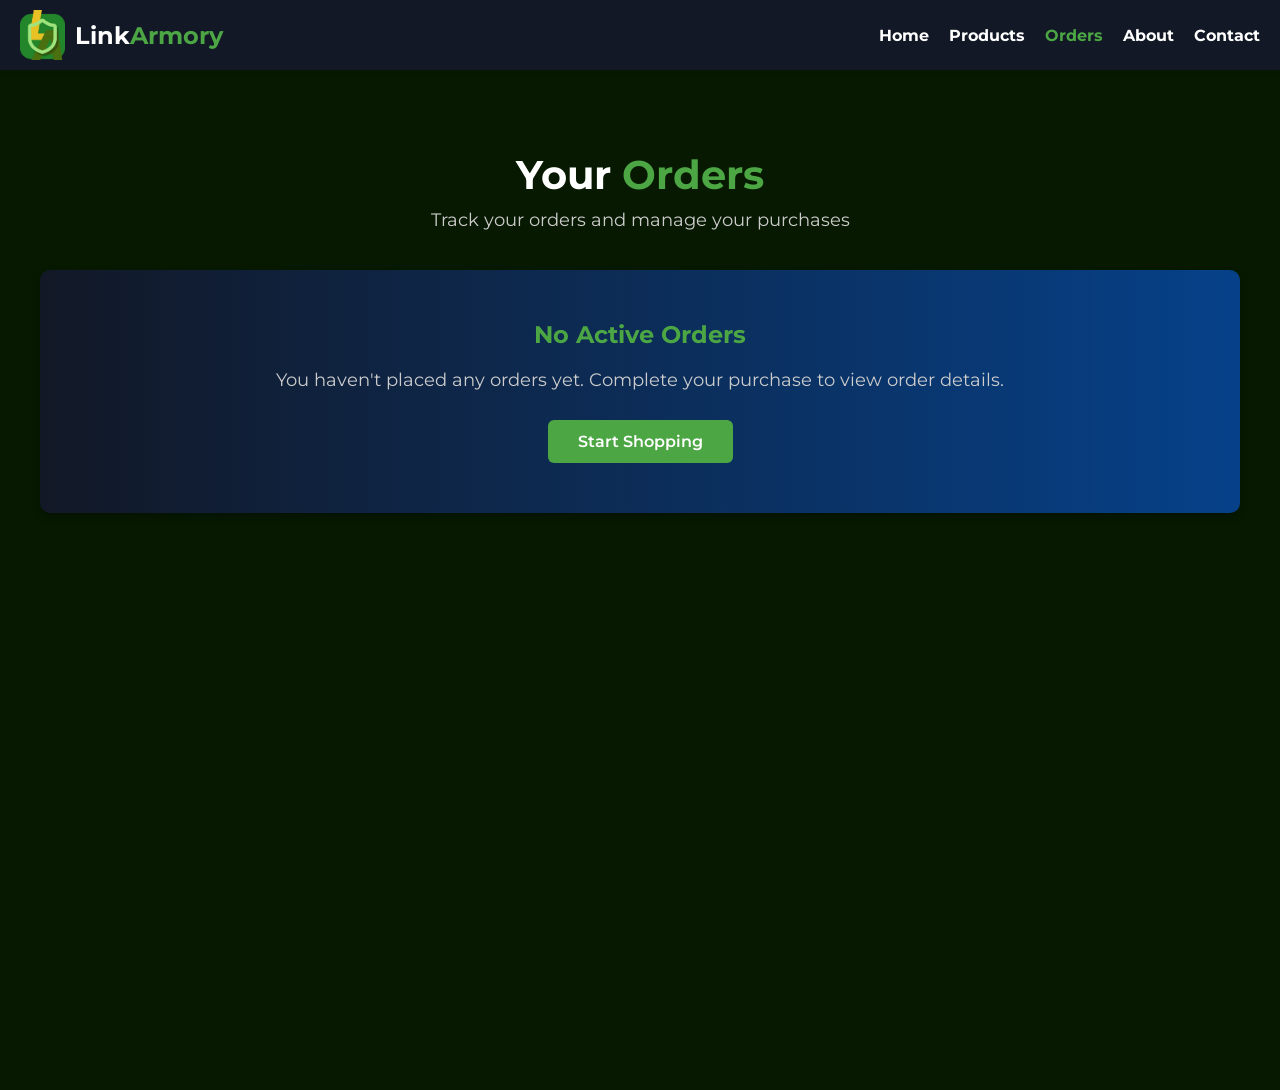
<file: Orders.html>
<!DOCTYPE html>
<html lang="en">

<head>
    <meta charset="UTF-8">
    <meta name="viewport" content="width=device-width, initial-scale=1.0">
    <title>LinkArmory - Orders</title>
    <link rel="stylesheet" href="styles.css">
    <link rel="stylesheet" href="utility.css">
    <link rel="stylesheet" href="Orders.css">
</head>

<body>
    <nav class="navBar">
        <div class="logo">
            <img src="assets/Logo.png" alt="">
            <h1>Link<b>Armory</b></h1>
        </div>

        <!-- DESKTOP NAVIGATION MENU -->

        <ul class="nav-links">
            <li><a href="index.html">Home</a></li>
            <li><a href="Products.html">Products</a></li>
            <li><a href="Orders.html">Orders</a></li>
            <li><a href="About.html">About</a></li>
            <li><a href="Contact.html">Contact</a></li>
        </ul>

        <!-- MOBILE NAVIGATION MENU -->

        <ul class="mobile-nav-links">
            <li><a href="index.html">Home</a></li>
            <li><a href="Products.html">Products</a></li>
            <li><a href="Orders.html">Orders</a></li>
            <li><a href="About.html">About</a></li>
            <li><a href="Contact.html">Contact</a></li>
        </ul>

    </nav>

    <main class="ordersContainer">
        <div class="ordersHeader">
            <h1>Your <b>Orders</b></h1>
            <p>Track your orders and manage your purchases</p>
        </div>

        <div class="ordersContent">
            <!-- Order Items Section -->
            <section class="orderItemsSection">
                <h2>Order <b>Items</b></h2>
                <div class="orderItems" id="orderItems">
                    <!-- Items will be populated by JavaScript -->
                </div>
            </section>

            <!-- Delivery Date Section -->
            <section class="deliverySection">
                <h2>Estimated <b>Delivery</b></h2>
                <div class="deliveryInfo">
                    <div class="deliveryDate" id="deliveryDate">
                        <!-- Date will be populated by JavaScript -->
                    </div>
                    <div class="deliveryStatus">
                        <span class="statusIcon">🚚</span>
                        <span class="statusText">Out for Delivery</span>
                    </div>
                </div>
            </section>

            <!-- Package Tracking Section -->
            <section class="trackingSection">
                <h2>Package <b>Tracking</b></h2>
                <div class="trackingContainer">
                    <div class="seekBar">
                        <div class="progressBar" id="progressBar"></div>
                        <div class="progressSteps">
                            <div class="step active" data-step="1">
                                <div class="stepIcon">📦</div>
                                <span>Order Placed</span>
                            </div>
                            <div class="step active" data-step="2">
                                <div class="stepIcon">🏭</div>
                                <span>Processing</span>
                            </div>
                            <div class="step active" data-step="3">
                                <div class="stepIcon">🚚</div>
                                <span>Shipped</span>
                            </div>
                            <div class="step" data-step="4">
                                <div class="stepIcon">✅</div>
                                <span>Delivered</span>
                            </div>
                        </div>
                    </div>
                    <div class="timelineUpdates" id="timelineUpdates">
                        <!-- Timeline updates will be populated by JavaScript -->
                    </div>
                </div>
            </section>

            <!-- Order Summary Section -->
            <section class="orderSummarySection">
                <h2>Order <b>Summary</b></h2>
                <div class="orderSummary">
                    <div class="summaryItem">
                        <span>Subtotal</span>
                        <span id="summarySubtotal">₹0</span>
                    </div>
                    <div class="summaryItem">
                        <span>Discount</span>
                        <span id="summaryDiscount">-₹0</span>
                    </div>
                    <div class="summaryItem">
                        <span>Shipping</span>
                        <span id="summaryShipping">free</span>
                    </div>
                    <div class="summaryItem">
                        <span>COD Handling Fee</span>
                        <span id="summaryCODHandlingFee">₹50</span>
                    </div>
                    <div class="summaryItem">
                        <span>Secure Packaging</span>
                        <span id="summaryPackaging">₹10</span>
                    </div>
                    <div class="summaryTotal">
                        <span>Order Total</span>
                        <span id="summaryTotal">₹0</span>
                    </div>
                </div>
            </section>

            <!-- Order Actions -->
            <section class="orderActions">
                <button class="actionBtn cancelBtn" id="cancelOrderBtn">
                    <span>❌</span> Request Cancellation
                </button>
                <button class="actionBtn contactBtn">
                    <span>📞</span> Contact Support
                </button>
            </section>
        </div>
    </main>

    <!-- Cancellation Modal -->
    <div id="cancellationModal" class="modal">
        <div class="modalContent">
            <h3>Request Order Cancellation</h3>
            <p>Are you sure you want to cancel this order? This action cannot be undone.</p>
            <div class="modalActions">
                <button class="modalBtn cancel" id="confirmCancel">Yes, Cancel Order</button>
                <button class="modalBtn close" id="closeModal">Keep Order</button>
            </div>
        </div>
    </div>

    <script src="nav.js"></script>
    <script src="Orders.js"></script>
</body>

</html>
</file>
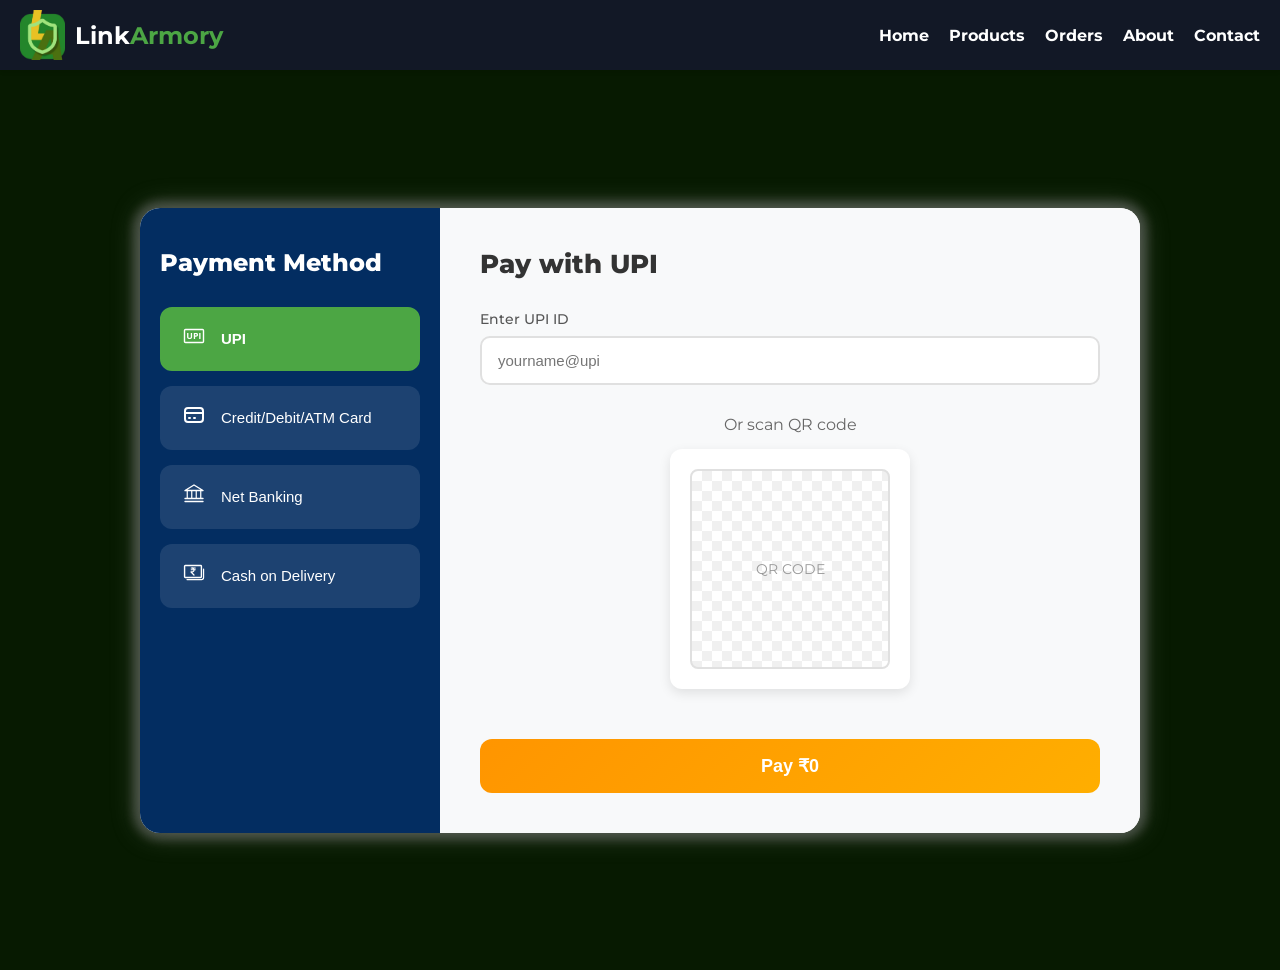
<file: paymentPage.html>
<!DOCTYPE html>
<html lang="en">

<head>
    <meta charset="UTF-8">
    <meta name="viewport" content="width=device-width, initial-scale=1.0">
    <title>Payment Options</title>
    <link rel="stylesheet" href="styles.css">
    <link rel="stylesheet" href="paymentPage.css">
</head>

<body>

    <nav class="navBar">
        <div class="logo">
            <img src="assets/Logo.png" alt="">
            <h1>Link<b>Armory</b></h1>
        </div>

        <!-- DESKTOP NAVIGATION MENU -->

        <ul class="nav-links">
            <li><a href="index.html">Home</a></li>
            <li><a href="Products.html">Products</a></li>
            <li><a href="Orders.html">Orders</a></li>
            <li><a href="About.html">About</a></li>
            <li><a href="Contact.html">Contact</a></li>
        </ul>

        <!-- MOBILE NAVIGATION MENU -->

        <ul class="mobile-nav-links">
            <li><a href="index.html">Home</a></li>
            <li><a href="Products.html">Products</a></li>
            <li><a href="Orders.html">Orders</a></li>
            <li><a href="About.html">About</a></li>
            <li><a href="Contact.html">Contact</a></li>
        </ul>

    </nav>





    <section>
        <div class="container">
            <!-- Sidebar -->
            <div class="sidebar">
                <h2>Payment Method</h2>
                <div class="payment-options">
                    <button class="payment-option active" data-method="upi">
                        <span class="icon"><img src="assets/upi.svg" alt=""></span>
                        <span>UPI</span>
                    </button>
                    <button class="payment-option" data-method="card">
                        <span class="icon"><img src="assets/cardPay.svg" alt=""></span>
                        <span>Credit/Debit/ATM Card</span>
                    </button>
                    <button class="payment-option" data-method="netbanking">
                        <span class="icon"><img src="assets/bank.svg" alt=""></span>
                        <span>Net Banking</span>
                    </button>
                    <button class="payment-option" data-method="cod">
                        <span class="icon"><img src="assets/cashOnDelivery.svg" alt=""></span>
                        <span>Cash on Delivery</span>
                    </button>
                </div>
            </div>

            <!-- Main Content -->
            <div class="main-content">
                <!-- UPI Section -->
                <div class="payment-section active" id="upi-section">
                    <h3>Pay with UPI</h3>
                    <div class="form-group">
                        <label for="upi-id">Enter UPI ID</label>
                        <input type="text" id="upi-id" placeholder="yourname@upi" class="input-field">
                    </div>
                    <div class="qr-section">
                        <p>Or scan QR code</p>
                        <div class="qr-placeholder">
                            <div class="qr-code">QR CODE</div>
                        </div>
                    </div>
                    <button class="pay-btn">Pay ₹1,299</button>
                </div>

                <!-- Card Section -->
                <div class="payment-section" id="card-section">
                    <h3>Card Details</h3>
                    <div class="form-group">
                        <label for="card-number">Card Number</label>
                        <input type="text" id="card-number" placeholder="1234 5678 9012 3456" maxlength="19"
                            class="input-field">
                    </div>
                    <div class="form-row">
                        <div class="form-group">
                            <label for="expiry">Expiry Date</label>
                            <input type="text" id="expiry" placeholder="MM/YY" maxlength="5" class="input-field">
                        </div>
                        <div class="form-group">
                            <label for="cvv">CVV</label>
                            <input type="password" id="cvv" placeholder="123" maxlength="3" class="input-field">
                        </div>
                    </div>
                    <div class="form-group">
                        <label for="card-name">Cardholder Name</label>
                        <input type="text" id="card-name" placeholder="Name on card" class="input-field">
                    </div>
                    <button class="pay-btn">Pay ₹1,299</button>
                </div>

                <!-- Net Banking Section -->
                <div class="payment-section" id="netbanking-section">
                    <h3>Select Your Bank</h3>
                    <div class="bank-grid">
                        <button class="bank-option">SBI</button>
                        <button class="bank-option">HDFC</button>
                        <button class="bank-option">ICICI</button>
                        <button class="bank-option">Axis</button>
                        <button class="bank-option">Kotak</button>
                        <button class="bank-option">PNB</button>
                    </div>
                    <div class="form-group">
                        <label for="other-bank">Or select other bank</label>
                        <select id="other-bank" class="input-field">
                            <option value="">Choose your bank</option>
                            <option value="bob">Bank of Baroda</option>
                            <option value="canara">Canara Bank</option>
                            <option value="union">Union Bank</option>
                            <option value="idbi">IDBI Bank</option>
                        </select>
                    </div>
                    <button class="pay-btn">Continue to Bank</button>
                </div>

                <!-- COD Section -->
                <div class="payment-section" id="cod-section">
                    <h3>Cash on Delivery</h3>
                    <div class="cod-info">
                        <div class="info-box">
                            <p>✓ Pay when you receive your order</p>
                            <p>✓ No advance payment required</p>
                            <p>✓ Extra handling charges may apply</p>
                        </div>
                        <div class="cod-charges">
                            <div class="charge-row">
                                <span>Order Amount:</span>
                                <span>₹1,299</span>
                            </div>
                            <div class="charge-row">
                                <span>COD Handling Fee:</span>
                                <span>₹50</span>
                            </div>
                            <div class="charge-row total">
                                <span>Total Amount:</span>
                                <span>₹1,349</span>
                            </div>
                        </div>
                    </div>
                    <button class="pay-btn">Confirm Order</button>
                </div>
            </div>
        </div>
    </section>

    <script src="paymentPage.js"></script>
</body>

</html>
</file>
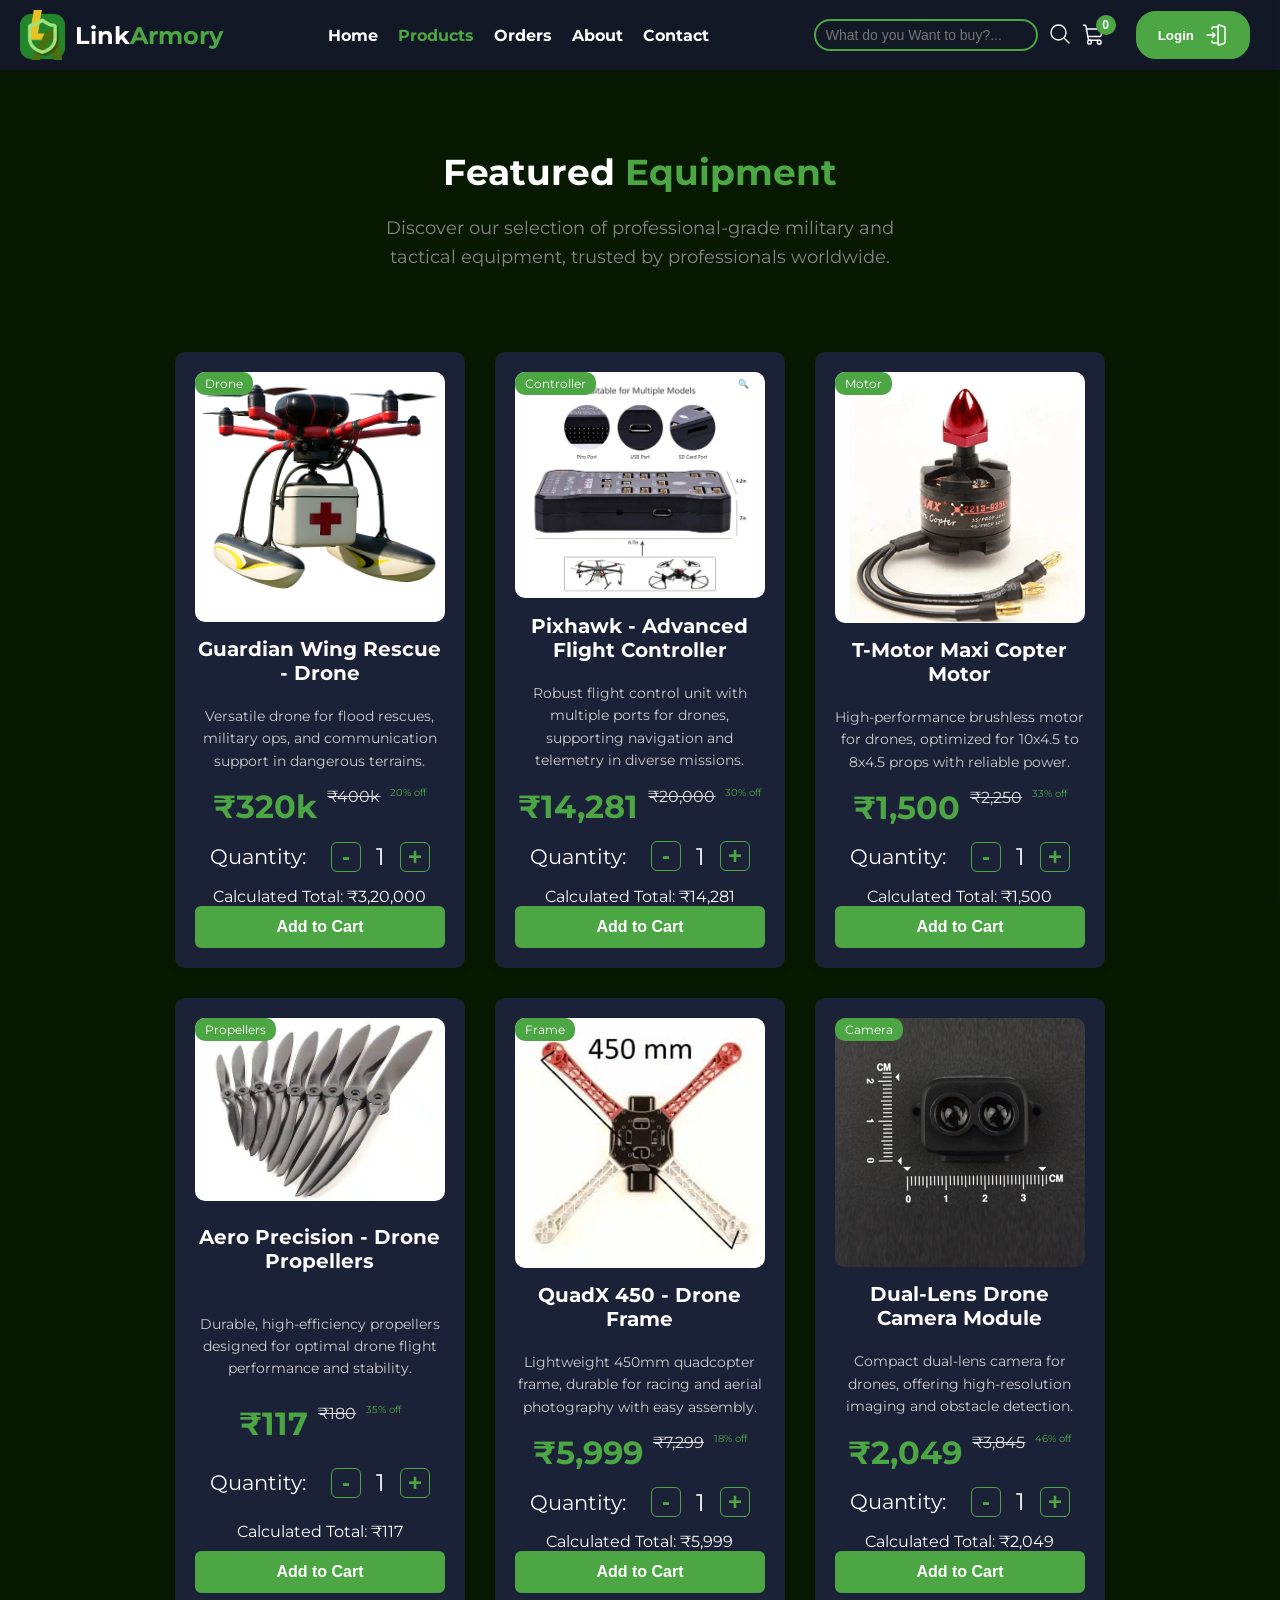
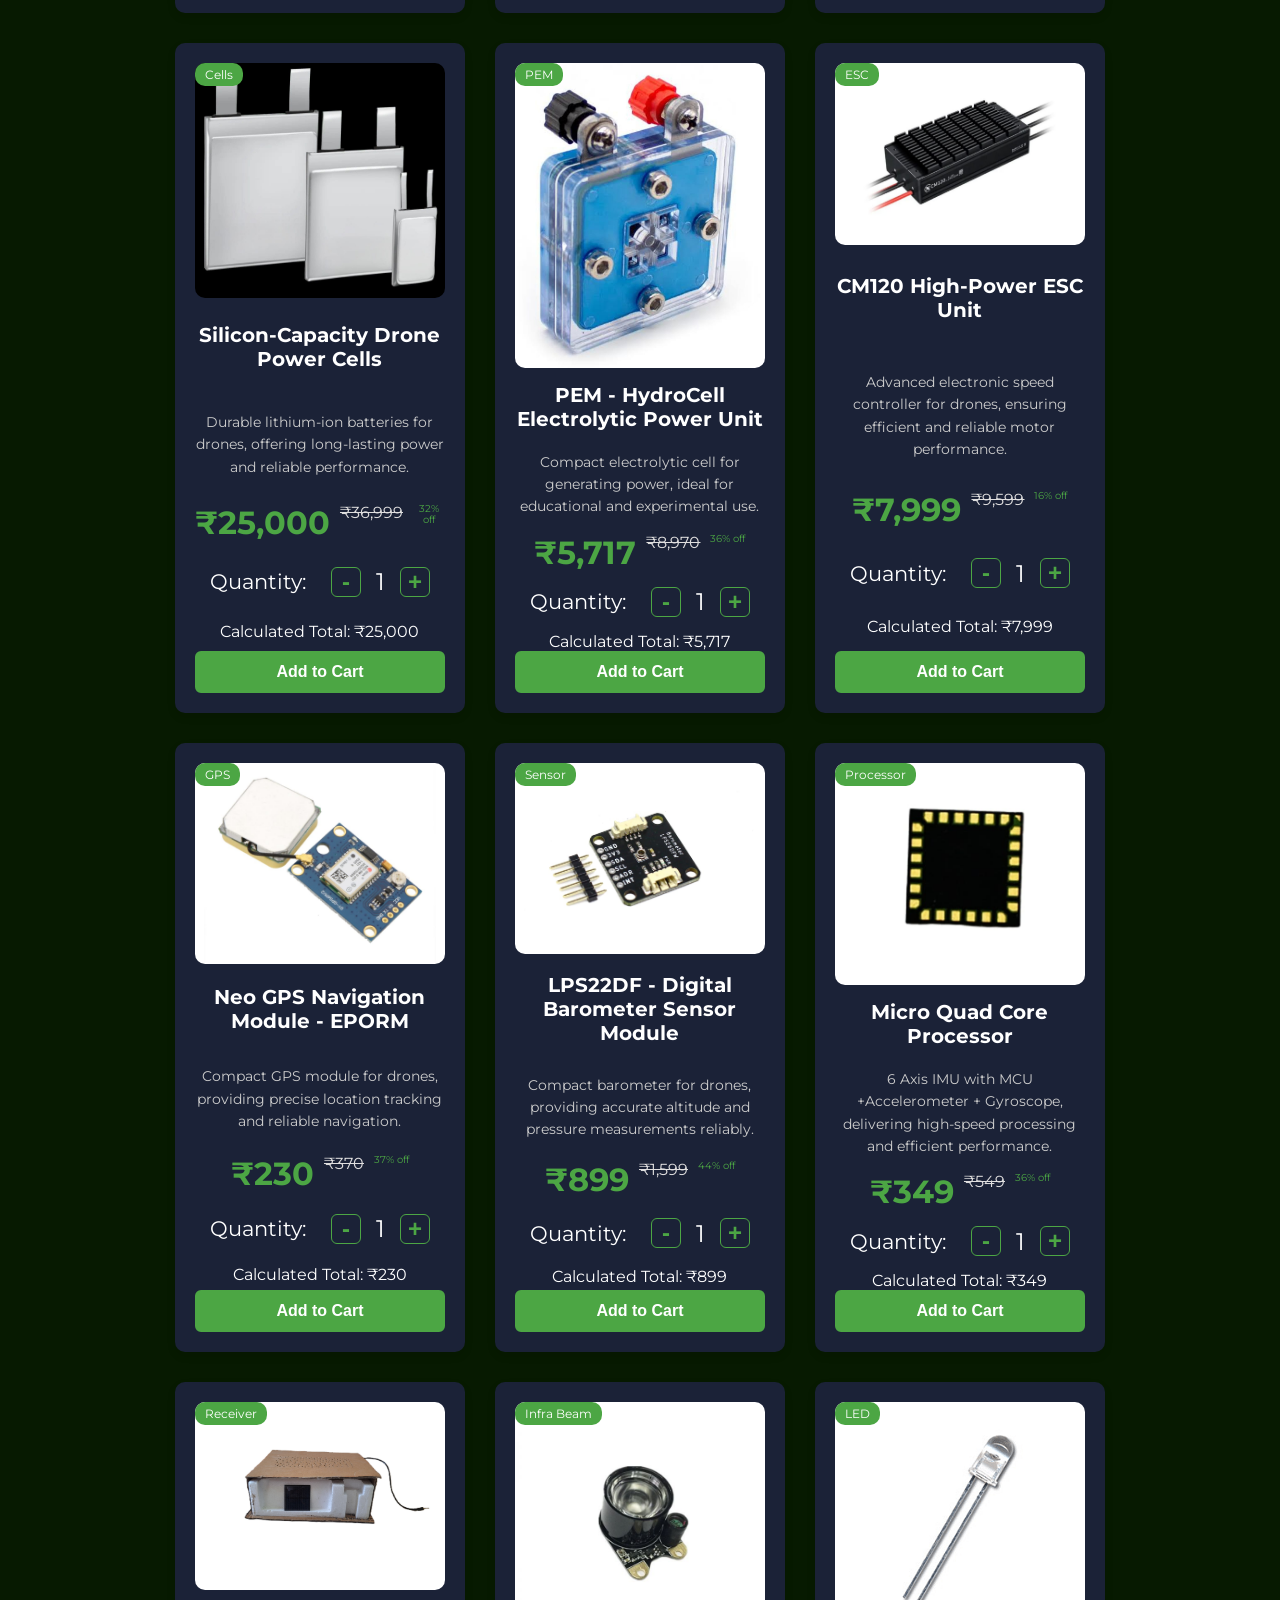
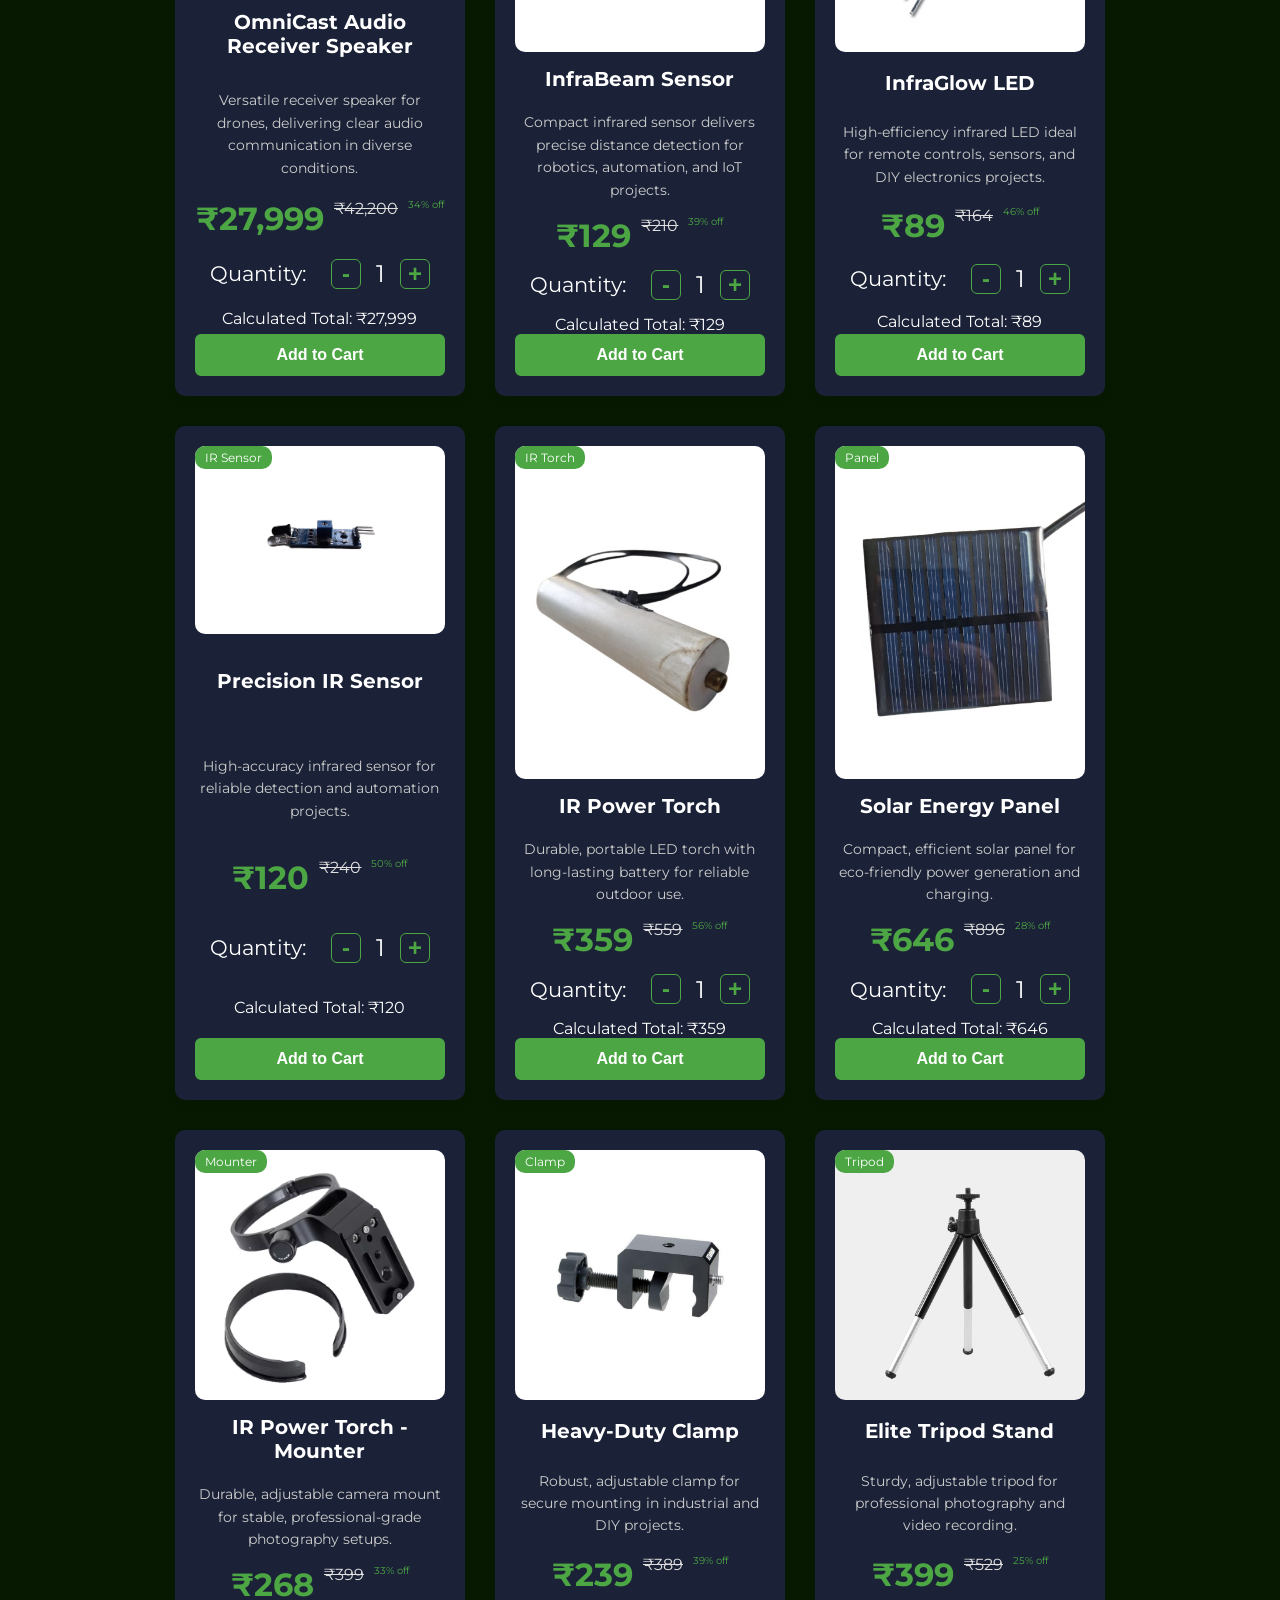
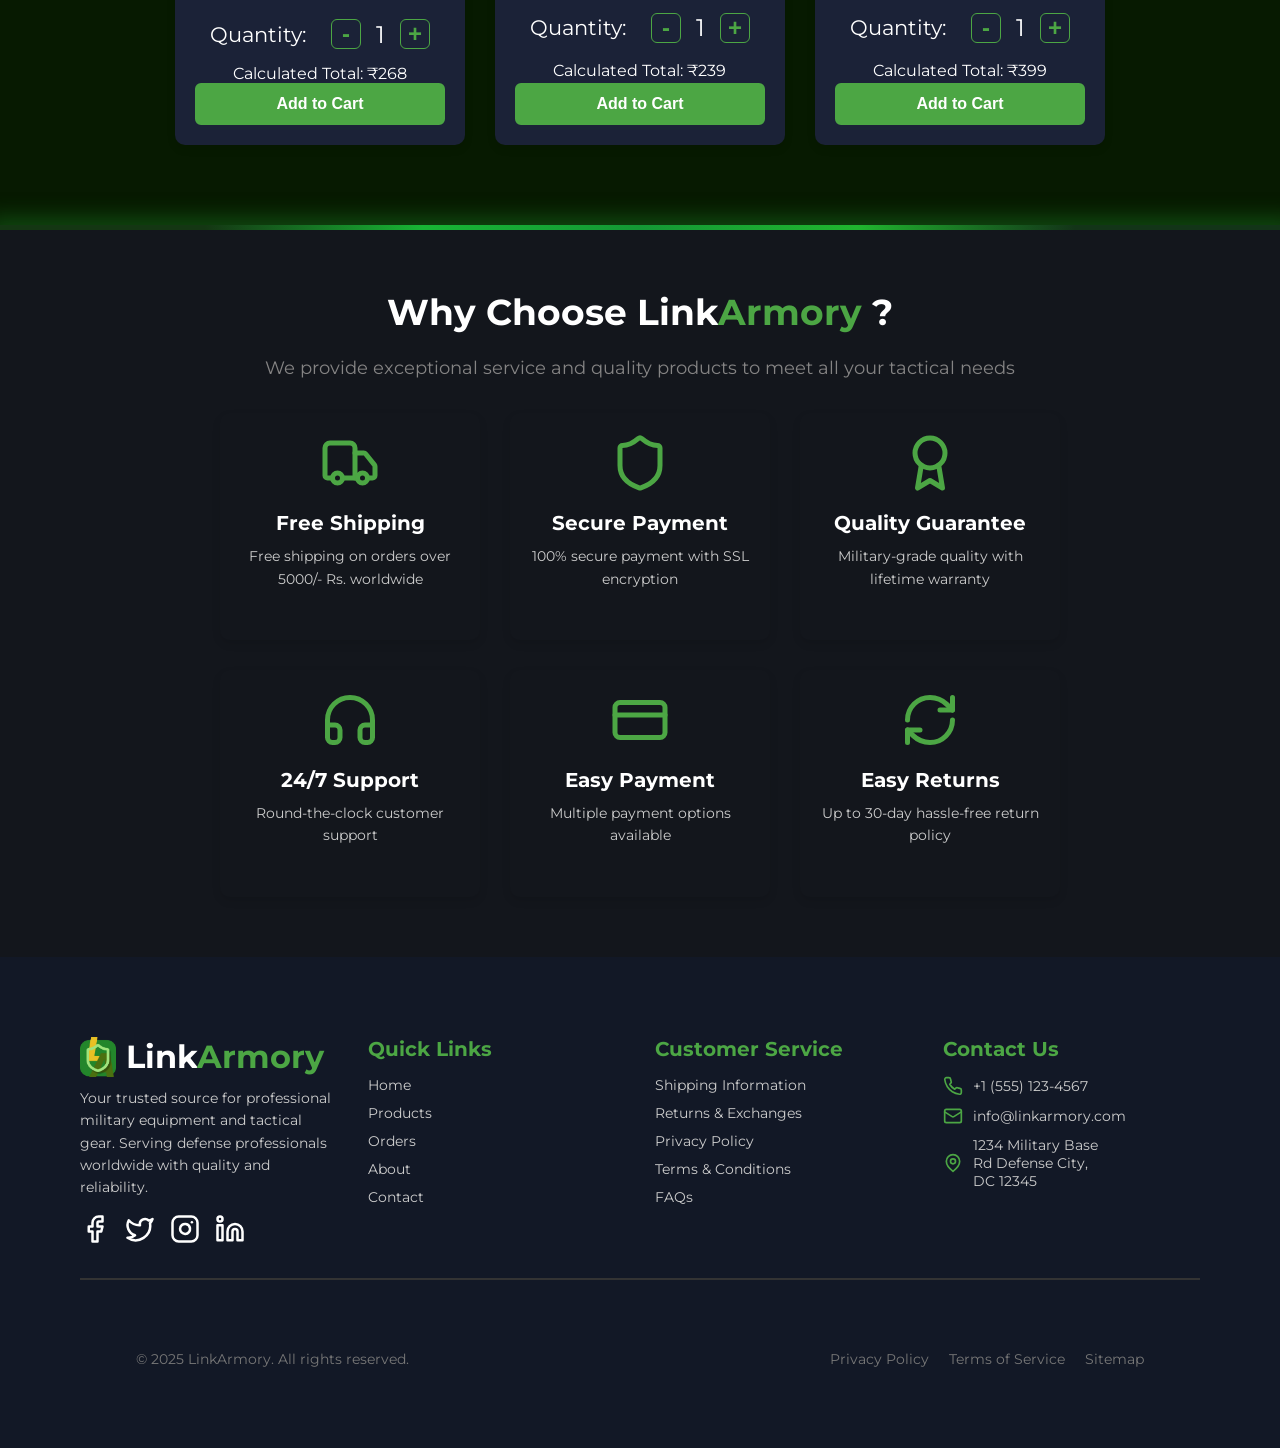
<file: Products.html>
<!DOCTYPE html>
<html lang="en">
<head>
    <meta charset="UTF-8">
    <meta name="viewport" content="width=device-width, initial-scale=1.0">
    <title>LinkArmory- Products</title>
    <link rel="stylesheet" href="styles.css">
    <link rel="stylesheet" href="utility.css">
    <link rel="stylesheet" href="addToCart.css">
</head>
<body>
     <nav class="navBar">
        <div class="logo">
            <img src="assets/Logo.png" alt="">
            <h1>Link<b>Armory</b></h1>
        </div>

        <!-- DESKTOP NAVIGATION MENU -->

        <ul class="nav-links">
            <li><a href="index.html">Home</a></li>
            <li><a href="Products.html">Products</a></li>
            <li><a href="Orders.html">Orders</a></li>
            <li><a href="About.html">About</a></li>
            <li><a href="Contact.html">Contact</a></li>
        </ul>
        <ul class="nav-icons">
            <li><button class="searchIcon">
                    <form action="">
                        <input class="searchInput" type="text" id="searchForm"
                            placeholder="What do you Want to buy?...">
                    </form>
                    <a href="searchicon.html"><img class="Icon" src="assets/searchicon.svg" alt="search Icon"></a>
                </button>
            </li>
            <li><a class="addToCart" href="#">
                    <img class="Icon" src="assets/addToCart.svg" alt="addToCart Icon">
                    <button class="cartValue">0</button>
                </a></li>
            <li><a href="Login.html"><button class="button"> Login <img src="assets/LoginLogo.svg" alt=""></button></a></li>
            <li><a class="loginBtn" href="Login.html"><img src="assets/LoginLogo.svg" alt=""></a></li>
            <!-- <li><a class="profileLogo" href="#"><img src="assets/profileLogo.svg" alt=""></a></li> -->
        </ul>

        <!-- MOBILE NAVIGATION MENU -->

        <ul class="mobile-nav-links">
            <li><a href="index.html">Home</a></li>
            <li><a href="Products.html">Products</a></li>
            <li><a href="Orders.html">Orders</a></li>
            <li><a href="About.html">About</a></li>
            <li><a href="Contact.html">Contact</a></li>
        </ul>
    
    </nav>








    <section class="mainContent">
        <div class="header">
            <h1>Featured <b>Equipment</b></h1>
            <p>Discover our selection of professional-grade military and tactical equipment, trusted by professionals
                worldwide.</p>
        </div>


        <div class="products" id="cardValue">

            <!-- <div class="cards" id="cardValue">
                <article class="information [card]">
                    <span class="category">Hardware</span>

                    <div class="swiper">
                        <div class="imageContainer">
                            <img class="productImage" src="assets/Product0.0.jpg" alt="">
                            <img class="productImage" src="assets/Product0.1.jpg" alt="">
                            <img class="productImage" src="assets/Product0.2.jpg" alt="">
                            <img class="productImage" src="assets/Product0.3.jpg" alt="">
                            <img class="productImage" src="assets/Product0.4.jpg" alt="">
                        </div>
                    </div>

                    <h2 class="productName">Guardian Wing Rescue - Drone</h2>
                    <div class="productRatung">
                        <i class="fa-solid fa-star"><img src="assets/star.svg" alt=""></i>
                        <i class="fa-solid fa-star"><img src="assets/star.svg" alt=""></i>
                        <i class="fa-solid fa-star"><img src="assets/star.svg" alt=""></i>
                        <i class="fa-solid fa-star"><img src="assets/star.svg" alt=""></i>
                        <i class="fa-solid fa-star"><img src="assets/star.svg" alt=""></i>
                    </div>
                    <p class="productDescription">Versatile drone for flood rescues, military ops, and communication
                        support in dangerous terrains.</p>
                    <div class="productPriceElement">
                        <p class="productPrice">₹3,20,000</p>
                        <p class="productMRP">₹4,00,000</p>
                        <p class="productDiscount">20% off</p>
                    </div>
                    <div class="productQuantityElement">
                        <label for="quantity">Quantity:</label>
                        <div class="stockElement">
                            <button class="cartlncrement">+</button>
                            <p class="productQuantity">1</p>
                            <button class="cartDecrement">-</button>
                        </div>
                    </div>
                    <button class="addToCartBtn">Add to Cart</button>
                </article>
            </div> -->

        </div>





         <!-- CART TAB -->

        <section class="cartTab">
            <h4>Shopping List</h4>

            <div class="cartList">
                <!-- <div class="item">
                    <div class="imageCont">
                        <img src="assets/Product0.0.jpg" alt="">
                    </div>
                    <div class="itemInfo">
                        <h3>Guardian Wing Rescue - Drone</h3>
                        <h3 class="itemPrice">
                            <p class="productPrice">₹1,500</p>
                            <p class="productMRP">₹2,250</p>
                            <p class="productDiscount">33% off</p>
                        </h3>
                    </div>
                    <div class="quantityBtns">
                        <a href="#" class="quantityBtn">-</a>
                        <h3 class="quantityValue">1</h3>
                        <a href="#" class="quantityBtn">+</a>
                    </div>
                </div> -->
            </div>

            <div class="totalContainer">
                <h3>Total:</h3>
                <h3 class="totaPrice">₹1,500</h3>
            </div>

            <div class="btnContainer">
                <a href="#"><button class="button closrBtn">Close</button></a>
                <a href="CheckOut.html"><button class="button buyBtn">Proceed to Buy</button></a>
            </div>

        </section>





    </section>


    <div class="separation"></div>

    
    <section class="describeBox">
        <div class="describeContent">
            <div class="head">
                <h1>Why Choose Link<b>Armory</b> ?</h1>
                <p>We provide exceptional service and quality products to meet all your tactical needs</p>
            </div>
            <ul>
                <li>
                    <button><img src="assets/shippingLogo.svg" alt=""></button>
                    <h2>Free Shipping</h2>
                    <p>Free shipping on orders over 5000/- Rs. worldwide</p>
                </li>
                <li>
                    <button><img src="assets/LogoBorder.svg" alt=""></button>
                    <h2>Secure Payment</h2>
                    <p>100% secure payment with SSL encryption</p>
                </li>
                <li>
                    <button><img src="assets/badge.svg" alt=""></button>
                    <h2>Quality Guarantee</h2>
                    <p>Military-grade quality with lifetime warranty</p>
                </li>
                <li>
                    <button><img src="assets/cstmsupportLogo.svg" alt=""></button>
                    <h2>24/7 Support</h2>
                    <p>Round-the-clock customer support</p>
                </li>
                <li>
                    <button><img src="assets/paymentLogo.svg" alt=""></button>
                    <h2>Easy Payment</h2>
                    <p>Multiple payment options available</p>
                </li>
                <li>
                    <button><img src="assets/returnLogo.svg" alt=""></button>
                    <h2>Easy Returns</h2>
                    <p>Up to 30-day hassle-free return policy</p>
                </li>
            </ul>
        </div>
    </section>
    <footer class="footer">
        <div class="footerContent">
            <div class="footerSection">
                <div class="logo">
                    <img src="assets/Logo.png" alt="">
                    <h1>Link<b>Armory</b></h1>
                </div>
                <p>Your trusted source for professional military equipment and tactical gear. Serving defense
                    professionals worldwide with quality and reliability.</p>
                <div class="mediahandles">
                    <a href="#"><img src="assets/facebook.svg" alt="Facebook"></a>
                    <a href="#"><img src="assets/twitter.svg" alt="Twitter"></a>
                    <a href="#"><img src="assets/instagram.svg" alt="Instagram"></a>
                    <a href="#"><img src="assets/linkedin.svg" alt="LinkedIn"></a>
                </div>
            </div>
            <div class="footerSection">
                <h2>Quick Links</h2>
                <ul>
                    <li><a href="index.html">Home</a></li>
                    <li><a href="Products.html">Products</a></li>
                    <li><a href="Orders.html">Orders</a></li>
                    <li><a href="About.html">About</a></li>
                    <li><a href="Contact.html">Contact</a></li>
                </ul>
            </div>
            <div class="footerSection">
                <h2>Customer Service</h2>
                <ul>
                    <li><a href="#">Shipping Information</a></li>
                    <li><a href="#">Returns & Exchanges</a></li>
                    <li><a href="#">Privacy Policy</a></li>
                    <li><a href="#">Terms & Conditions</a></li>
                    <li><a href="#">FAQs</a></li>
                </ul>
            </div>
            <div class="footerSection">
                <h2>Contact Us</h2>
                <ul>
                    <li><img src="assets/phone.svg" alt="">+1 (555) 123-4567</li>
                    <li><img src="assets/email.svg" alt="">info@linkarmory.com</li>
                    <li><img src="assets/location.svg" alt="">1234 Military Base Rd Defense City, DC 12345</li>
                </ul>
            </div>
        </div>
        <div class="splitFooter"></div>
        <div class="footerBottom">
            <p>&copy; 2025 LinkArmory. All rights reserved.</p>
            <div class="footerLinks">
                <a href="#">Privacy Policy</a>
                <a href="#">Terms of Service</a>
                <a href="#">Sitemap</a>
            </div>
        </div>
    </footer>





    


    <script src="nav.js"></script>
    <script src="products.js"></script>
    <script src="addToCart.js"></script>

</body>
</html>
</file>
<file: styles.css>
@import url('https://fonts.googleapis.com/css2?family=Montserrat:wght@400;600;800&display=swap');


:root {
    --background-color: #121826;
    --card-color: #1b2237;
    --upbackground-color: #13161c;
    --Logofont-color: #4ca644;
    --font-color: #ffffff;
}

* {
    margin: 0;
    padding: 0;
    list-style: none;
}

body {
    /* font-family: Arial, Helvetica, sans-serif; */
    font-family: 'Montserrat', sans-serif;
    background-color: #071a01;
    color: var(--font-color);
    /* line-height: 1.6; */
}

body::-webkit-scrollbar {
    width: 0;
}

.navBar {
    background-color: var(--background-color);
    color: var(--font-color);
    padding: 10px 20px;
    display: flex;
    position: sticky;
    top: 0;
    z-index: 1;
    justify-content: space-evenly;
    align-items: center;
    box-shadow: 0 2px 4px rgba(0, 0, 0, 0.1);
    cursor: context-menu;
}

.logo {
    display: flex;
    align-items: center;
}

.logo img {
    height: 50px;
    margin-right: 10px;
}

.logo h1 b {
    color: var(--Logofont-color);
}

.navBar .nav-links {
    display: flex;
    gap: 40px;
    list-style: none;
}

.navBar .nav-links li a {
    color: var(--font-color);
    text-decoration: none;
    font-weight: bold;
    transition: color 0.3s;
}

.navBar .nav-links li a:hover {
    color: var(--Logofont-color);
    transition: all 0.3s ease;
    /* text-decoration: underline; */
}

.navBar .nav-links li a.active {
    color: var(--Logofont-color);
}

.navBar .nav-links li a.active:hover {
    color: var(--Logofont-color);
}


.navBar .nav-icons {
    display: flex;
    align-items: center;
    gap: 20px;
    list-style: none;
}

.navBar .nav-icons li a {
    color: var(--font-color);
    text-decoration: none;
    font-weight: bold;
    transition: color 0.3s;
}

.navBar .nav-icons .Icon {
    cursor: pointer;

}

.navBar .nav-icons .Icon:hover {
    scale: 1.2;
    transition: all 0.3s ease;
}

.navBar .nav-icons .searchIcon {
    /* width: 10vw; */
    display: flex;
    align-items: center;
    gap: 10px;
    background-color: transparent;
    border: none;
    cursor: pointer;

}

.navBar .nav-icons .searchInput {
    background-color: transparent;
    border: 2px solid var(--Logofont-color);
    color: var(--font-color);
    padding: 6px 10px;
    border-radius: 20px;
    font-size: 14px;
    width: 200px;
    transition: width 0.4s ease-in-out;
}

.navBar .nav-icons .searchInput:focus {
    width: 300px;
    outline: none;
    border: 2px solid #09820d;
    transition: width 0.4s ease-in-out;

}

.navBar .nav-icons .addToCart {
    display: flex;
    align-items: center;
    cursor: pointer;
    position: relative;
}

.navBar .nav-icons .cartValue {
    background-color: var(--Logofont-color);
    color: var(--font-color);
    border: none;
    border-radius: 50%;
    width: 20px;
    height: 20px;
    font-size: 12px;
    font-weight: bold;
    display: flex;
    align-items: center;
    justify-content: center;
    position: relative;
    top: -10px;
    left: -10px;
}


.navBar .nav-icons .button {
    background-color: var(--Logofont-color);
    color: var(--font-color);
    border: 2px solid var(--Logofont-color);
    padding: 10px 20px;
    border-radius: 20px;
    display: flex;
    align-items: center;
    gap: 10px;
    cursor: pointer;
    font-weight: bold;
    transition: background-color 0.3s;
}

.navBar .nav-icons .button:hover {
    background-color: #09820d;
    border: 2px solid #09820d;
}

.nav-icons .loginBtn {
    height: 1.7rem;
    cursor: pointer;
    display: none;
}

.nav-icons .loginBtn img:hover {
    scale: 1.2;
    transition: all 0.3s ease;
}

.nav-icons .profileLogo img {
    height: 1.7rem;
    cursor: pointer;
}

.nav-icons .profileLogo img:hover {
    scale: 1.1;
    transition: all 0.3s ease;
}




.navBar .mobile-nav-links {
    display: none;
}

.navBar .mobile-nav-links li a {
    color: var(--font-color);
    text-decoration: none;
    font-weight: bold;
    transition: color 0.3s;
}

.navBar .mobile-nav-links li a:hover {
    color: var(--Logofont-color);
    transition: all 0.3s ease;
    /* text-decoration: underline; */
}

.navBar .mobile-nav-links li a.active {
    color: var(--Logofont-color);
}

.navBar .mobile-nav-links li a.active:hover {
    color: var(--Logofont-color);
}





@media (max-width: 1400px) {
    .navBar {
        justify-content: space-between;
    }

    .navBar .nav-links {
        display: flex;
        gap: 20px;
    }

    .navBar .nav-icons {
        display: flex;
        align-items: center;
        gap: 10px;
    }

}


@media (max-width: 1260px) {

    .navBar .nav-icons .button {
        padding: 8px 14px;
        gap: 8px;

    }

}



@media (max-width: 1185px) {
    .navBar .nav-links {
        display: none;
    }

    .navBar .mobile-nav-links {
        display: flex;
        /* flex-direction: column; */
        justify-content: center;
        align-items: center;
        gap: 2rem;
        position: absolute;
        top: 98%;
        right: 0;
        transform: translateX(0%);
        /* opacity: 1; */
        width: 100%;
        background-color: var(--background-color);
        padding: 20px 0;
        box-shadow: 0 4px 8px rgba(0, 0, 0, 0.1);
        transition: all 0.5s ease-in-out;
    }
}




@media (max-width: 900px) {

    .navBar .nav-icons .button {
        display: none;
    }

    .nav-icons .searchIcon,
    .addToCart {
        transform: translateX(30px);
    }

    .nav-icons .loginBtn {
        display: block;

    }

}

@media (max-width: 668px) {
    .navBar .nav-icons .searchInput {
        display: none;
    }
}

@media (max-width: 480px) {
    .navBar {
        align-items: flex-start;
    }

    .navBar .nav-links {
        flex-direction: column;
        gap: 20px;
        margin-top: 10px;
    }

    .navBar .logo img {
        height: 35px;
    }

    .navBar .logo h1 {
        font-size: 25px;
    }

    .navBar .nav-icons {
        margin-top: 10px;
        gap: 20px;
    }

    .navBar .nav-icons {
        display: flex;
        align-items: center;
        gap: 10px;
    }

    .navBar .mobile-nav-links {
        gap: 1.3rem;
    }

}


@media (max-width: 465px) {
    .navBar .mobile-nav-links {
        gap: 1rem;
        padding: 20px 0;
    }
}






.Background {
    background-image: url("assets/background.png");
    height: 100%;
    width: 100%;
    position: relative;
    filter: opacity(0.9);
    /* z-index: -1; */
    background-position: center center;
    background-size: max(2000px, 100%);
    background-repeat: no-repeat;
}

.Background .box {
    height: 100%;
    width: 100%;
    opacity: 0.65;
    position: absolute;
    left: 0;
    top: 0;
    z-index: -1;
    background-color: black;
}

.Background .content {
    /* position: absolute;
    top: 50%;
    left: 50%;
    transform: translate(-50%, -50%);
    text-align: center;
    padding: 20px; */
    width: 45%;
    margin: auto;
    padding-top: 5%;
    text-align: center;
    color: var(--font-color);
    /* position: relative; */
    /* z-index: 10; */
}

.Background .content button {
    background-color: transparent;
    border: 1px solid gray;
    border-radius: 20px;
    color: var(--font-color);
    font-size: 16px;
    display: flex;
    align-items: center;
    gap: 10px;
    padding: 6px 20px;
    margin: auto;
    /* margin-bottom: 20px; */
}

.Background .content h1 {
    font-size: 60px;
    margin: 20px 0;
    line-height: 0.9;
    display: flex;
    flex-direction: column;
    /* filter: brightness(1.3); */
}

.Background .content h1 b {
    color: var(--Logofont-color);
}

.Background .content p {
    font-size: 20px;
    line-height: 1.8;
}

.Background .content .bigBtns {
    display: flex;
    gap: 20px;
    justify-content: center;
    margin-top: 30px;
}

.Background .content .bigBtns a {
    text-decoration: none;
}

.Background .content .bigBtns .bigBtn {
    background-color: var(--Logofont-color);
    border: 2px solid var(--Logofont-color);
    padding: 12px 30px;
    border-radius: 6px;
    font-size: 18px;
    font-weight: bolder;
    color: var(--font-color);
    cursor: pointer;
    display: flex;
    align-items: center;
    gap: 10px;
    transition: background-color 0.3s;
}

.Background .content .bigBtns .b3 {
    background-color: transparent;
    border: 2px solid var(--Logofont-color);
    color: var(--Logofont-color);
}

.Background .content .bigBtns .bigBtn:hover {
    background-color: #09820d;
    border: 2px solid #09820d;
    transition: all 0.3s ease;
    scale: 1.05;
}

.Background .content .bigBtns .b3:hover {
    background-color: var(--Logofont-color);
    border: 2px solid var(--Logofont-color);
    color: var(--font-color);
    transition: all 0.3s ease;
    scale: 1.05;
}

.Background .cards {
    display: flex;
    justify-content: center;
    margin-top: 50px;
    width: 100%;
    padding-bottom: 5%;
}

.Background .cards ul {
    display: flex;
    list-style: none;
}

.Background .cards ul li {
    background-color: #2239724a;
    border-radius: 10px;
    padding: 20px;
    width: 250px;
    margin: 0 10px;
    text-align: center;
    box-shadow: 0 4px 8px rgba(0, 0, 0, 0.1);
    transition: transform 0.3s, box-shadow 0.3s;
}

.Background .cards ul li:hover {
    transform: translateY(-10px);
    box-shadow: 0 8px 16px rgba(0, 0, 0, 0.2);
}

.Background .cards ul li img {
    height: 60px;
    margin-bottom: 15px;
}

.Background .cards ul li h2 {
    font-size: 20px;
    margin-bottom: 10px;
}

.Background .cards ul li p {
    font-size: 14px;
    width: 93%;
    line-height: 1.6;
    color: #cccccc;
}





@media (max-width: 930px) {
    .Background .cards ul li {
        width: 230px;
    }
}

@media (max-width: 875px) {
    .Background .cards ul li {
        padding: 18px;
        width: 210px;
    }

    .Background .cards ul li img {
        height: 50px;
        margin-bottom: 15px;
    }

    .Background .cards ul li h2 {
        font-size: 18px;
        margin-bottom: 10px;
    }

    .Background .cards ul li p {
        font-size: 12px;
        width: 93%;
        line-height: 1.6;
        color: #cccccc;
    }
}


@media (max-width: 832px) {
    .Background .content .bigBtns .bigBtn {
        padding: 10px 25px;
        font-size: 18px;
        gap: 10px;

    }
}


@media (max-width: 790px) {
    .Background .content {
        width: 80%;
        padding-top: 30%;
    }

    .Background .content p {
        font-size: 16px;
    }

    .Background .cards {
        flex-direction: column;
        align-items: center;
        justify-content: center;
        text-align: center;
    }

    .Background .cards ul {
        flex-direction: column;
        justify-content: center;
        align-items: center;
        text-align: center;
    }

    .Background .cards ul li {
        width: 80%;
        margin: 10px 0;
    }
}


@media (max-width: 394px) {
    .Background .content .bigBtns .bigBtn {
        padding: 8px 20px;
        font-size: 18px;
        gap: 10px;

    }
}





.separation {
    position: relative;
    z-index: -1;
    height: 5px;
    box-shadow: rgba(23, 114, 29, 0.5) 2px 4px 20px 13px;
    background: linear-gradient(to right, rgb(20, 54, 19) 16%, rgb(24, 181, 53), rgb(20, 152, 53), rgb(32, 181, 47), rgb(19, 52, 24) 84%);
}


.mainContent {
    display: flex;
    flex-direction: column;
    align-items: center;
    position: relative;
    padding: 80px 20px;
    text-align: center;
}

.mainContent .header {
    width: 44%;
    margin: auto;
    margin-bottom: 80px;
    /* position: relative; */
}

.mainContent .header h1 {
    font-size: 36px;
    margin-bottom: 20px;
}
.mainContent .header h1 b {
    color: var(--Logofont-color);
}

.mainContent .header p {
    font-size: 18px;
    line-height: 1.6;
    color: #858484;
}





.mainContent .products {
    display: flex;
    justify-content: center;
    flex-wrap: wrap;
    gap: 30px;
    margin-top: 40px;
    width: 81%;
    margin: auto;
}

.mainContent .products .cards {
    list-style: none;
    display: flex;
    gap: 30px;
    flex-wrap: wrap;
    justify-content: center;
    /* align-items: center; */
}

.mainContent .products .cards .information {
    position: relative;
    background-color: var(--card-color);
    border-radius: 10px;
    padding: 20px;
    width: 250px;
    box-shadow: 0 4px 8px rgba(0, 0, 0, 0.1);
    transition: transform 0.3s, box-shadow 0.3s;
    display: flex;
    flex-direction: column;
    justify-content: space-between;
}

.mainContent .products .cards .information:hover {
    transform: translateY(-10px);
    box-shadow: 0 8px 16px rgba(0, 0, 0, 0.2);
}

.mainContent .products .cards .information .imageContainer {
    display: flex;
    gap: 10px;
    overflow-x: auto;
    margin-bottom: 15px;
    scroll-behavior: smooth;
    scrollbar-width: none;
    cursor: context-menu;
}

.mainContent .products .cards .information .imageContainer::-webkit-scrollbar {
    display: none;
}

.mainContent .products .cards .information .imageContainer img {
    width: 100%;
    border-radius: 10px;
    cursor: pointer;
    transition: transform 0.3s;
}

.mainContent .products .cards .information .imageContainer img:hover {
    transform: scale(1.05);
    transition: all 0.3s ease;
}

.mainContent .products .cards .information .category {
    background-color: var(--Logofont-color);
    color: var(--font-color);
    padding: 4px 10px;
    border-radius: 10px;
    font-size: 12px;
    position: absolute;
    top: 20px;
    left: 20px;
}

.mainContent .products .cards .information .productName {
    font-size: 20px;
    margin-bottom: 10px;
}

.mainContent .products .cards .information .productRatung {
    color: #f0ad4e;
    margin-bottom: 10px;
}

.mainContent .products .cards .information .productDescription {
    font-size: 14px;
    line-height: 1.6;
    color: #cccccc;
    margin-bottom: 15px;
}

.mainContent .products .cards .information .productPriceElement {
    display: flex;
    justify-content: center;
    /* align-items: center; */
    gap: 10px;
    margin-bottom: 15px;
}

.mainContent .products .cards .information .productPriceElement .productPrice {
    font-size: 2em;
    font-weight: bold;
    color: var(--Logofont-color);
}

.mainContent .products .cards .information .productPriceElement .productMRP {
    font-size: 1em;
    color: #e0dfdf;
    text-decoration: line-through;
}

.mainContent .products .cards .information .productPriceElement .productDiscount {
    font-size: 0.6em;
    color: var(--Logofont-color);
}

.mainContent .products .cards .information .productQuantityElement {
    display: flex;
    justify-content: space-evenly;
    align-items: center;
    gap: 10px;
    margin-bottom: 15px;
}

.mainContent .products .cards .information .productQuantityElement label {
    font-size: 1.3em;
}

.mainContent .products .cards .information .productQuantityElement .stockElement {
    display: flex;
    gap: 15px;
    align-items: center;
    font-size: 1.5em;
}

.mainContent .products .cards .information .productQuantityElement .stockElement button {
    background-color: transparent;
    border: none;
    border: 1px solid var(--Logofont-color);
    color: var(--Logofont-color);
    width: 30px;
    border-radius: 6px;
    cursor: pointer;
    font-size: 1em;
    font-weight: bold;
    transition: background-color 0.3s;
}

.mainContent .products .cards .information .productQuantityElement .stockElement button:hover {
    background-color: var(--Logofont-color);
    color: var(--font-color);
    transition: all 0.3s ease;
    scale: 1.1;
}

.mainContent .products .cards .information .addToCartBtn {
    background-color: var(--Logofont-color);
    border: 2px solid var(--Logofont-color);
    padding: 10px 20px;
    border-radius: 6px;
    font-size: 16px;
    font-weight: bolder;
    color: var(--font-color);
    cursor: pointer;
    transition: background-color 0.3s;
}

.mainContent .products .cards .information .addToCartBtn:hover {
    background-color: #09820d;
    border: 2px solid #09820d;
    transition: all 0.3s ease;
    scale: 1.05;
}








.mainContent .viewMore {
    margin: 80px;
    text-align: center;

}

.mainContent .viewMore a {
    text-decoration: none;
    color: var(--font-color);
}

.mainContent .viewMore .viewBtn {
    background-color: transparent;
    border: 2px solid var(--Logofont-color);
    padding: 12px 30px;
    border-radius: 6px;
    font-size: 18px;
    font-weight: bolder;
    color: var(--Logofont-color);
    cursor: pointer;
    display: flex;
    align-items: center;
    gap: 10px;
    transition: background-color 0.3s;
}

.mainContent .viewMore .viewBtn:hover {
    background-color: #09820d;
    border: 2px solid #09820d;
    color: var(--font-color);
    transition: all 0.3s ease;
    scale: 1.05;
}



.describeBox {
    background-color: var(--upbackground-color);
    padding: 60px 20px;
    text-align: center;
}

.describeBox .describeContent {
    width: 70%;
    margin: auto;
}

.describeBox .describeContent .head {
    margin-bottom: 30px;
}

.describeBox .describeContent h1 {
    font-size: 36px;
    margin-bottom: 20px;
}
.describeBox .describeContent h1 b {
    color: var(--Logofont-color);
}

.describeBox .describeContent p {
    font-size: 18px;
    line-height: 1.6;
    color: #858484;
    margin-bottom: 30px;
}

.describeBox .describeContent ul {
    list-style: none;
    display: flex;
    gap: 30px;
    flex-wrap: wrap;
    justify-content: center;
}

.describeBox .describeContent ul li {
    /* background-color: var(--card-color); */
    border-radius: 10px;
    padding: 20px;
    width: 220px;
    box-shadow: 0 4px 8px rgba(0, 0, 0, 0.1);
    transition: transform 0.3s, box-shadow 0.3s;
    text-align: center;
}

.describeBox .describeContent ul li:hover {
    transform: translateY(-10px);
    box-shadow: 0px 0px 15px 14px var(--card-color);
    filter: brightness(1.2);
}

.describeBox .describeContent ul li button {
    background-color: transparent;
    border: none;
    cursor: pointer;
    margin-bottom: 15px;
}

.describeBox .describeContent ul li button img {
    height: 60px;
}

.describeBox .describeContent ul li h2 {
    font-size: 20px;
    margin-bottom: 10px;
}

.describeBox .describeContent ul li p {
    font-size: 14px;
    line-height: 1.6;
    color: #cccccc;
}

@media (max-width: 768px) {
    .mainContent .header {
        width: 90%;
    }

    .mainContent .header h1 {
        font-size: 28px;
    }

    .mainContent .header p {
        font-size: 16px;
    }

    .mainContent .products ul li {
        width: 80%;
    }

    .describeBox .describeContent {
        width: 90%;
    }

    .describeBox .describeContent h1 {
        font-size: 3em;
    }

    .describeBox .describeContent p {
        font-size: 16px;
    }

    .describeBox .describeContent ul li {
        width: 80%;
    }
}





.footer {
    background-color: var(--background-color);
    color: var(--font-color);
    /* height: 40vh; */
    padding: 80px;
    display: flex;
    justify-content: space-around;
    flex-wrap: wrap;
    gap: 30px;
    text-align: left;
}

.footer .footerContent {
    width: 100%;
    display: flex;
    justify-content: space-around;
    flex-wrap: wrap;
    gap: 30px;
}

.footer .footerContent .footerSection {
    flex: 1;
    min-width: 200px;
}

.footer .footerContent .footerSection .logo {
    display: flex;
    align-items: center;
    margin-bottom: 10px;
}

.footer .footerContent .footerSection .logo img {
    height: 40px;
    margin-right: 10px;
}

.footer .footerContent .footerSection .logo h1 b {
    color: var(--Logofont-color);
}

.footer .footerContent .footerSection h2 {
    color: var(--Logofont-color);
    font-size: 20px;
    margin-bottom: 15px;
}

.footer .footerContent .footerSection p {
    font-size: 14px;
    line-height: 1.6;
    color: #cccccc;
    margin-bottom: 15px;
}

.footer .footerContent .footerSection .mediahandles {
    display: flex;
    gap: 15px;
    margin-top: 10px;
}

.footer .footerContent .footerSection .mediahandles a img {
    height: 30px;
    filter: brightness(0) invert(1);
    transition: filter 0.3s;
}

.footer .footerContent .footerSection .mediahandles a img:hover {
    filter: brightness(0) invert(0.3) sepia(1) hue-rotate(90deg) saturate(5);
}

.footer .footerContent .footerSection ul {
    list-style: none;
    padding: 0;
}

.footer .footerContent .footerSection ul li {
    margin-bottom: 10px;
    display: flex;
    align-items: center;
    /* gap: 10px; */
    font-size: 14px;
    width: 13vw;
    color: #cccccc;
}

.footer .footerContent .footerSection ul li a {
    color: #cccccc;
    text-decoration: none;
    transition: color 0.3s;
}

.footer .footerContent .footerSection ul li a:hover {
    color: var(--Logofont-color);
    text-decoration: underline;
}

.footer .footerContent .footerSection ul li img {
    height: 20px;
    margin-right: 10px;
    /* filter: brightness(0) invert(1); */
    vertical-align: middle;
}

@media (max-width: 768px) {
    .footer .footerContent {
        flex-direction: column;
        align-items: center;
        text-align: center;
    }

    .footer .footerContent .footerSection {
        min-width: 100%;
    }

    .footer .footerContent .footerSection ul {
        padding: 0;
        text-align: center;
    }

    .footer .footerContent .footerSection ul li {
        justify-content: center;
        width: auto;
    }

    .footer .footerContent .footerSection ul li img {
        margin-right: 5px;
    }

}

@media (max-width: 480px) {

    .Background .content {
        width: 90%;
        padding-top: 40%;
    }

    .Background .content h1 {
        font-size: 3em;
    }

    .Background .content p {
        font-size: 14px;
    }

    .Background .cards ul li {
        width: 90%;
        margin: 10px 0;
    }

    .mainContent .header {
        width: 90%;
    }

    .mainContent .header h1 {
        font-size: 24px;
    }

    .mainContent .header p {
        font-size: 14px;
    }

    .mainContent .products ul li {
        width: 90%;
    }

    .describeBox .describeContent {
        width: 90%;
    }

    .describeBox .describeContent h1 {
        font-size: 24px;
    }

    .describeBox .describeContent p {
        font-size: 14px;
    }

    .describeBox .describeContent ul li {
        width: 90%;
    }
}

@media (max-width: 360px) {
    .navBar .logo h1 {
        font-size: 18px;
    }

    .navBar .nav-links li {
        font-size: 14px;
    }

    .navBar .nav-icons .button,
    .navBar .nav-icons .b2 {
        padding: 6px 12px;
        font-size: 14px;
    }

    .Background .content h1 {
        font-size: 20px;
    }

    .Background .content p {
        font-size: 12px;
    }

    .Background .content .bigBtns .bigBtn,
    .Background .content .bigBtns .b3 {
        padding: 10px 20px;
        font-size: 16px;
    }

    .Background .cards ul li {
        width: 100%;
    }

    .mainContent .header h1 {
        font-size: 20px;
    }

    .mainContent .header p {
        font-size: 12px;
    }

    .mainContent .products ul li {
        width: 100%;
    }

    .describeBox .describeContent h1 {
        font-size: 20px;
    }

    .describeBox .describeContent p {
        font-size: 14px;
    }

    .describeBox .describeContent ul li {
        width: 100%;
    }
}

.splitFooter {
    background-color: var(--background-color);
    color: var(--font-color);
    text-align: center;
    width: 100%;
    padding: 20px;
    font-size: 14px;
    border-top: 2px solid #333;
}

.footer .footerBottom {
    width: 90%;
    font-size: 14px;
    display: flex;
    justify-content: space-between;
    text-align: center;
    color: #777;
}

.footer .footerBottom .footerLinks {
    display: flex;
    gap: 20px;
}

.footer .footerBottom a {
    color: #777;
    text-decoration: none;
    transition: color 0.3s;
}

.footer .footerBottom a:hover {
    color: var(--Logofont-color);
    text-decoration: underline;
}


@media (max-width: 480px) {
    .footer .footerBottom {
        flex-direction: column;
        gap: 10px;
    }

    .footer .footerBottom .footerLinks {
        justify-content: center;
        flex-wrap: wrap;
    }

    .footer .footerBottom .footerLinks a {
        font-size: 12px;
    }
}
</file>
<file: utility.css>
.button {
    background-color: var(--Logofont-color);
    color: var(--font-color);
    border: 2px solid var(--Logofont-color);
    padding: 10px 20px;
    border-radius: 20px;
    display: flex;
    align-items: center;
    gap: 10px;
    cursor: pointer;
    font-weight: bold;
    transition: background-color 0.3s;
}

.button:hover {
    background-color: #09820d;
    border: 2px solid #09820d;
}

a {
    text-decoration: none;
}








/* Custom Styles for aesthetic and structure */

.productMRP {
    text-decoration: line-through;
    color: #9ca3af;
    /* Gray-400 */
}

.cards {
    /* Ensures cards are positioned correctly within the grid */
    display: contents;
}

/* Style for the button clicks */
.cartlncrement:active,
.cartDecrement:active,
.slider-btn:active {
    transform: scale(0.95);
}

/* Fixes button alignment for the slider */
.slider-btn {
    line-height: 1;
    /* Prevents button height from affecting positioning */
}

/* The slide element must prevent shrinking and occupy the full width of the container */
.productSlide {
    flex-shrink: 0;
    width: 100%;
    /* Important: Each slide takes 100% of the visible container width */
}

/* Apply transition to the wrapper for smooth sliding */
.slidesWrapper {
    transition: transform 0.3s ease-in-out;
}



/* General Layout and Typography */


/* Ensures dynamic cards flow correctly within the grid container in the HTML */
.cards {
    display: contents; 
}

/* Override for the MRP text */
.productMRP {
    text-decoration: line-through;
    color: #9ca3af; /* Gray-400 */
}

/* --- Interactive Element Styles --- */

/* Provides a visual feedback effect for all interactive buttons */
.cartlncrement:active, 
.cartDecrement:active, 
.slider-btn:active {
    transform: scale(0.95);
}

/* Fixes vertical alignment issue for the chevron icons */
.slider-btn {
    line-height: 1;
}

/* --- Image Slider Specific Styles --- */

/* Ensures each image slide prevents shrinking and takes up 100% of the image container's width */
.productSlide {
    flex-shrink: 0;
    width: 100%; 
}

/* Applies a smooth animation effect when the slidesWrapper is horizontally translated */
.slidesWrapper {
    transition: transform 0.3s ease-in-out;
}
</file>
<file: addToCart.css>
.cartTab {
    background: #032d61;
    background: -webkit-linear-gradient(to right, #121826, #032d61);
    background: linear-gradient(to right, #121826, #032d61);

    position: fixed;
    inset: 0 -500px 0 auto;
    z-index: 10;
    width: 30rem;
    padding-block: 2rem;
    display: flex;
    flex-direction: column;
    align-items: center;
    cursor: context-menu;

    box-shadow: -3px 0px 14px 10px rgba(57, 55, 55, 0.219);
    transition: .3s ease-in-out;

}
.cartTab-active {
    inset: 0 0 0 auto;
}




.cartTab h4 {
    font-size: 1.6em;
    margin-bottom: revert;
}

.cartTab h4 b {
    color: var(--Logofont-color);
}

.cartList {
    flex: 1;
    width: 100%;
    border-radius: 20px;
    overflow: auto;
}
.cartList::-webkit-scrollbar {
    width: 0;
}


.cartList .item:nth-child(even){
    background: #1c223566;
}



.item {
    display: flex;
    align-items: center;
    justify-content: space-evenly;
    gap: .8rem;
    /* border: 1px solid #7e7d7d; */
    /* background-color: #1c223566; */
    border-radius: 12px;
    padding: 7px 10px;
    margin: 15px;
    box-shadow: 5px 0px 13px 11px rgba(0, 0, 0, 0.219);
    transition: transform 0.3s, box-shadow 0.3s;
    transition: 0.3s;
}
.item:hover {
    /* transform: translateY(-10px); */
    scale: 1.01;
    box-shadow: 0px 0px 15px 14px #1b2237;
    filter: brightness(1.2);
}

.item .imageCont img {
    width: 4rem;
    border-radius: 6px;
}

.item h3 {
    font-size: 1.03rem;
}


.item .itemInfo .itemPrice {
    font-weight: 400;
    margin-top: .3rem;
    margin-left: 0.6rem;
    display: flex;
    gap: 5px;
}

.item .itemInfo .itemPrice .productPrice {
    font-size: 1.2em;
}

.item .itemInfo .itemPrice .productMRP {
    font-size: 1em;
}

.item .itemInfo .itemPrice .productDiscount {
    font-size: 0.8em;
    color: #4ca644;
}

.item .quantityBtns {
    display: flex;
    gap: 15px;
    align-items: center;
    font-size: 1.5em;
}

.item .quantityBtns .quantityBtn {
    text-decoration: none;
    color: #ffffff;
    background-color: transparent;
    border: 1px solid var(--Logofont-color);
    color: var(--Logofont-color);
    width: 30px;
    border-radius: 6px;
    cursor: pointer;
    font-size: 1em;
    font-weight: bold;
    transition: background-color 0.3s;
}

.item .quantityBtns .quantityBtn:hover {
    background-color: var(--Logofont-color);
    color: var(--font-color) #ffffff;
    transition: all 0.3s ease;
    scale: 1.1;
}








.totalContainer {
    width: 100%;
    margin-block: 1rem;
    padding-block: 1rem;
}

.totalContainer h3 {
    display: inline-block;
    font-size: 1.5em;
    margin-right: 6px;
}



.btnContainer {
    display: flex;
    gap: 50px;
}

.btnContainer .buyBtn {
    background-color: #ff9500;
    border: #ff9500;
    transition: 0.3s;
}

.btnContainer .buyBtn:hover {
    scale: 1.05;
    background-color: #ffae00;
    border: #ffae00;
}

.cartTab .btnContainer a {
    text-decoration: none;
}

.cartTab .btnContainer a button {
    font-size: 1.2em;
}

@media (max-width: 478px) {
    .cartTab {
        width: 100%;
    }
}

@media (max-width: 430px) {
    .item h3 {
        font-size: 0.9rem;
    }
    .item .itemInfo .itemPrice {
        font-size: 0.9rem;
    }

    .item .itemInfo .itemPrice .productPrice {
        font-size: 1em;
    }

    .item .itemInfo .itemPrice .productMRP {
        font-size: 0.9em;
    }

    .item .itemInfo .itemPrice .productDiscount {
        font-size: 0.7em;
    }

    .item .itemInfo .itemTotal {
        font-size: 0.9em;
    }

    .item .quantityBtns {
        font-size: 1.2em;
        gap: 10px;
    }
    .item .quantityBtns .quantityBtn {
        width: 25px;
        font-size: 0.9em;
    }
    .cartTab h4 {
        font-size: 1.3em;
    }
    .totalContainer h3 {
        font-size: 1.2em;
    }
    .cartTab .btnContainer a button {
        font-size: 1em;
    }

}
</file>
<file: About.css>
.aboutMain {
    padding: 80px 20px;
    text-align: center;
    background-color: #071a01;
}

.aboutHero {
    margin-bottom: 60px;
}

.aboutHero h1 {
    font-size: 48px;
    margin-bottom: 20px;
    color: var(--font-color);
}
.aboutHero h1 b {
    color: var(--Logofont-color);
}

.aboutHero p {
    font-size: 20px;
    color: #cccccc;
    line-height: 1.6;
}

.aboutContent {
    display: flex;
    justify-content: space-between;
    align-items: center;
    max-width: 1200px;
    margin: 0 auto;
    gap: 50px;
}

.aboutText {
    flex: 1;
    text-align: left;
}

.aboutText h2 {
    font-size: 32px;
    margin-bottom: 20px;
    color: var(--font-color);
}
.aboutText h2 b {
    color: var(--Logofont-color);
}

.aboutText p {
    font-size: 18px;
    line-height: 1.8;
    color: #cccccc;
    margin-bottom: 20px;
}

.aboutText ul {
    list-style: none;
    padding: 0;
}

.aboutText ul li {
    font-size: 16px;
    line-height: 1.6;
    color: #cccccc;
    margin-bottom: 10px;
    padding-left: 20px;
    position: relative;
}

.aboutText ul li::before {
    content: "✓";
    color: var(--Logofont-color);
    font-weight: bold;
    position: absolute;
    left: 0;
}

.aboutImage {
    flex: 1;
    text-align: center;
}

.aboutImage img {
    max-width: 100%;
    height: auto;
    border-radius: 10px;
    box-shadow: 0 4px 8px rgba(0, 0, 0, 0.1);
}

@media (max-width: 768px) {
    .aboutContent {
        flex-direction: column;
        text-align: center;
    }

    .aboutText {
        text-align: center;
    }

    .aboutHero h1 {
        font-size: 36px;
    }

    .aboutHero p {
        font-size: 18px;
    }

    .aboutText h2 {
        font-size: 28px;
    }

    .aboutText p {
        font-size: 16px;
    }
}






@media (max-width: 1185px) {
    .navBar .nav-links {
        display: flex;
    }

    .navBar .mobile-nav-links {
        display: none;
    }
}


@media (max-width: 725px) {
    .navBar .nav-links {
        display: none;
    }

    .navBar .mobile-nav-links {
        display: flex;
        /* flex-direction: column; */
        justify-content: center;
        align-items: center;
        gap: 2rem;
        position: absolute;
        top: 98%;
        right: 0;
        transform: translateX(0%);
        /* opacity: 1; */
        width: 100%;
        background-color: var(--background-color);
        padding: 20px 0;
        box-shadow: 0 4px 8px rgba(0, 0, 0, 0.1);
        transition: all 0.5s ease-in-out;
    }
}


@media (max-width: 470px) {

    .navBar .mobile-nav-links {
        gap: 1rem;
    }
}
</file>
<file: CheckOut.css>
* {
    margin: 0;
    padding: 0;
    font-family: 'Montserrat', sans-serif;

}



.body {
    min-height: 100vh;
    display: flex;
    align-items: center;
    justify-content: center;
    padding: 1rem;
    /* background: linear-gradient(135deg, #667eea 0%, #764ba2 100%); */

}


/* Responsive padding for smaller screens (sm) */
@media (min-width: 640px) {
    .body {
        padding: 1.5rem;
    }
}

/* Responsive padding for larger screens (lg) */
@media (min-width: 1024px) {
    .body {
        padding: 2rem;
    }
}



.body .Container {
    position: relative;
    background: #032d61;
    background: -webkit-linear-gradient(to right, #162445, #064189);
    background: linear-gradient(to right, #121826, #064189);
    border-radius: 1rem;
    box-shadow: 0px 0px 8px 6px rgba(255, 255, 255, 0.219);
    min-width: 60rem;
    /* max-width: 80rem; */
    width: 65%;
    display: flex;
    gap: 1rem;
    padding: 2rem;
}


.body .Container .leftColumn {
    width: 60%;
    margin-right: 2em;
}

.body .Container .leftColumn h1 {
    font-size: 2.25rem;
    font-weight: 800;
    margin-bottom: 2rem;
    padding-bottom: 1rem;
    border-bottom-width: 2px;
    border-color: #4ca644;
    border-bottom-style: solid;
}

.body .Container .leftColumn h1 b {
    color: #4ca644;
}

.body .Container .leftColumn .checkoutForm {
    display: flex;
    flex-direction: column;
    gap: 2em;
}

.body .Container .leftColumn .checkoutForm h2 {
    font-size: 1.3rem;
    display: flex;
    gap: 0.6rem;
    margin-bottom: 1rem;
}


.body .Container .leftColumn .checkoutForm .form-section {
    padding: 1.5rem;
    border-radius: 0.75rem;
    box-shadow: 0px 0px 5px 7px rgba(208, 208, 208, 0.05);
    border-width: 1px;
    border-color: #e5e7eb;
}



.addressInfo {
    display: flex;
    flex-direction: column;
    gap: 1rem;
}

.locationInfo {
    display: flex;
    gap: 1rem;
}

.input-field {
    margin-top: 0.25rem;
    /* display: block; */
    width: 95%;
    padding: 0.75rem;
    border-radius: 0.5rem;
    box-shadow: 0 1px 2px 0 rgba(0, 0, 0, 0.05);
    border: 1px solid #d1d5db;
    transition-property: all;
    transition-duration: 200ms;
    transition-timing-function: cubic-bezier(0.4, 0, 0.2, 1);
}

.input-field:focus {
    outline: 2px solid transparent;
    outline-offset: 2px;
    border-color: #4ca644;
    box-shadow: 0 0 0 3px rgba(11, 129, 27, 0.5);
}


.ContactInfo {
    display: flex;
    gap: 1.5rem;
}


.inpFild2 {
    width: 85%;
}


.checkoutForm .OrderBtn {
    display: flex;
    justify-content: center;
    background-color: #ff9500;
    border: #ff9500;
    transition: 0.4s;
    width: 100%;
}

.checkoutForm .OrderBtn:hover {
    scale: 1.05;
    background-color: #ffae00;
    border: #ffae00;
}








.body .Container .rightColumn {
    padding: 1.2rem;
    border-radius: 0.75rem;
    box-shadow: 0px 0px 5px 7px rgba(208, 208, 208, 0.05);
    border-width: 1px;
    border-color: #e5e7eb;
    display: flex;
    flex-direction: column;
    justify-content: space-between;
    align-items: center;
    width: 40%;
}

.body .Container .rightColumn>div {
    width: 100%;
}


.body .Container .rightColumn h2 {
    font-size: 1.3rem;
    display: flex;
    gap: 0.6rem;
    margin-bottom: 2rem;
}


.body .Container .rightColumn .orderItems {
    min-height: 20vh;
    max-height: 40vh;
    border-radius: 10px;
    overflow: auto;
    margin-bottom: 1rem;
    box-shadow: 0px 0px 5px 7px rgba(7, 7, 7, 0.05);
}

.body .Container .rightColumn .orderItems::-webkit-scrollbar {
    width: 0;
}

.body .Container .rightColumn .orderItems .itemContainer {
    display: flex;
    align-items: center;
    gap: 1rem;
    padding: 6px;
    border-radius: 6px;
    box-shadow: 0px 0px 5px 7px rgba(7, 7, 7, 0.05);

}

.body .Container .rightColumn .orderItems .itemContainer:nth-child(odd) {
    background: #1c223566;
}


.body .Container .rightColumn .orderItems .itemContainer .itemImg {
    display: flex;
    gap: 1rem;
}

.body .Container .rightColumn .orderItems .itemContainer .itemImg img {
    width: 4rem;
    border-radius: 6px;
}

.body .Container .rightColumn .orderItems .itemContainer .itemInfo {
    flex: 1;
}

.body .Container .rightColumn .orderItems .itemContainer .itemInfo .itemName {
    font-size: 1.03rem;
}

.body .Container .rightColumn .orderItems .itemContainer .itemInfo .itemPrice {
    display: flex;
    gap: 0.5rem;
    font-weight: 400;
    margin-top: .3rem;
}

.body .Container .rightColumn .orderItems .itemContainer .itemInfo .itemPrice .productPrice {
    font-size: 1.2em;
}

.body .Container .rightColumn .orderItems .itemContainer .itemInfo .itemPrice .productMRP {
    font-size: 1em;
}

.body .Container .rightColumn .orderItems .itemContainer .itemInfo .itemPrice .productDiscount {
    font-size: 0.8em;
    color: #4ca644;
}

.body .Container .rightColumn .orderItems .itemContainer .quantityBtn {
    display: flex;
    align-items: center;
    gap: 0.5rem;
    padding: 2px 6px;
    border-radius: 8px;
    font-size: medium;
    font-weight: 600;
    color: #ffffff;
    background-color: #4ca644;
    border: 2px solid #4ca644;
    transition: 0.3s;
}

.body .Container .rightColumn .orderItems .itemContainer .quantityBtn:hover {
    background-color: #1c8510;
    border: 2px solid #1c8510;
}

.body .Container .rightColumn .orderItems .itemContainer .quantityBtn select {
    background: transparent;
    border: none;
    color: #ffffff;
    font-weight: 600;
}

.body .Container .rightColumn .orderItems .itemContainer .quantityBtn select option {
    color: black;
}






.body .Container .rightColumn .billSection {
    margin-top: 2rem;
    border-top: 2px solid #31822a;
    padding: 2rem 0;
    display: flex;
    flex-direction: column;
    gap: 0.7rem;
}

.body .Container .rightColumn .billSection .bills {
    display: flex;
    justify-content: space-between;
}

#discount,
#shipping {
    color: #3cf72b;
}

.body .Container .rightColumn .billSection .totalSection {
    padding: 1rem 0;
    border-top: 2px solid #115f08;
}

.body .Container .rightColumn .billSection .totalSection .total {
    font-size: 1.2rem;
    font-weight: bold;
}

.body .Container .rightColumn .userId {
    display: flex;
    gap: 0.5rem;

}

.dot {
    animation: blink 0.6s infinite;
}

.dot:nth-child(1) {
    animation-delay: 0s;
}

.dot:nth-child(2) {
    animation-delay: 0.2s;
}

.dot:nth-child(3) {
    animation-delay: 0.4s;
}

@keyframes blink {

    0%,
    50% {
        opacity: 1;
    }

    51%,
    100% {
        opacity: 0;
    }
}




/* Responsive Design for Small Screens */
@media (max-width: 1100px) {

    .body .Container {
        min-width: 55rem;
    }
}

@media (max-width: 1000px) {

    .body .Container {
        min-width: 50rem;
    }

    .body .Container .leftColumn {
        width: 100%;
        margin-right: 0;
    }

    .body .Container .rightColumn {
        width: 100%;
        padding: 1rem;
    }
}

@media (max-width: 900px) {

    .body .Container {
        min-width: 45rem;
        flex-direction: column;
        width: 95%;
        padding: 1rem;
        gap: 1rem;
    }

    .body .Container .rightColumn {
        width: 96%;
    }
}

@media (max-width: 800px) {

    .body .Container {
        min-width: 40rem;
        margin-top: 20%;
    }

}

@media (max-width: 720px) {
    .body .Container {
        min-width: 35rem;
    }

    .body .Container .rightColumn {
        width: 95%;
    }
}

@media (max-width: 635px) {
    .body .Container {
        min-width: 30rem;
    }

    .body .Container .rightColumn {
        width: 94%;
    }
}

@media (max-width: 550px) {
    .body .Container {
        min-width: 25rem;
    }
}

@media (max-width: 460px) {
    .body .Container {
        min-width: 20rem;
    }

    .body .Container .rightColumn {
        width: 93%;
    }

    .body .Container .rightColumn .orderItems .itemContainer {
        gap: 0.5rem;
        padding: 4px;
    }

    .body .Container .rightColumn .orderItems .itemContainer .itemInfo .itemName {
        font-size: 1rem;
    }

    .body .Container .rightColumn .orderItems .itemContainer .itemInfo .itemPrice .productPrice {
        font-size: 1.01em;
    }

    .body .Container .rightColumn .orderItems .itemContainer .itemInfo .itemPrice .productMRP {
        font-size: 0.9em;
    }

    .body .Container .rightColumn .orderItems .itemContainer .itemInfo .itemPrice .productDiscount {
        font-size: 0.7em;
    }

    .body .Container .rightColumn .orderItems .itemContainer .quantityBtn {
        gap: 0.3rem;
        padding: 2px 4px;
    }
}








@media (max-width: 1185px) {
    .navBar .nav-links {
        display: flex;
    }

    .navBar .mobile-nav-links {
        display: none;
    }
}


@media (max-width: 725px) {
    .navBar .nav-links {
        display: none;
    }

    .navBar .mobile-nav-links {
        display: flex;
        /* flex-direction: column; */
        justify-content: center;
        align-items: center;
        gap: 2rem;
        position: absolute;
        top: 98%;
        right: 0;
        transform: translateX(0%);
        /* opacity: 1; */
        width: 100%;
        background-color: var(--background-color);
        padding: 20px 0;
        box-shadow: 0 4px 8px rgba(0, 0, 0, 0.1);
        transition: all 0.5s ease-in-out;
    }
}


@media (max-width: 470px) {

    .navBar .mobile-nav-links {
        gap: 1rem;
    }
}
</file>
<file: Contact.css>
.contactMain {
    padding: 80px 20px;
    text-align: center;
    background-color: #071a01;
}

.contactHero {
    margin-bottom: 60px;
}

.contactHero h1 {
    font-size: 48px;
    margin-bottom: 20px;
    color: var(--font-color);
}
.contactHero h1 b {
    color: var(--Logofont-color);
}

.contactHero p {
    font-size: 20px;
    color: #cccccc;
    line-height: 1.6;
}

.contactContent {
    display: flex;
    justify-content: space-between;
    /* align-items: flex-start; */
    max-width: 1200px;
    margin: 0 auto;
    gap: 50px;
}

.contactForm {
    flex: 1;
    background-color: var(--card-color);
    padding: 40px;
    border-radius: 10px;
    box-shadow: 0 4px 8px rgba(0, 0, 0, 0.1);
}

.contactForm h2 {
    font-size: 32px;
    margin-bottom: 30px;
    color: var(--font-color);
}
.contactForm h2 b {
    color: var(--Logofont-color);
}

.formGroup {
    margin-bottom: 20px;
    text-align: left;
}

.formGroup label {
    display: block;
    font-size: 16px;
    margin-bottom: 5px;
    color: var(--font-color);
}

.formGroup input,
.formGroup textarea {
    width: 100%;
    padding: 12px;
    border: 2px solid #333;
    border-radius: 5px;
    background-color: var(--background-color);
    color: var(--font-color);
    font-size: 16px;
    box-sizing: border-box;
}

.formGroup input:focus,
.formGroup textarea:focus {
    outline: none;
    border-color: var(--Logofont-color);
}

.submitBtn {
    background-color: var(--Logofont-color);
    color: var(--font-color);
    border: 2px solid var(--Logofont-color);
    padding: 12px 30px;
    border-radius: 5px;
    font-size: 18px;
    font-weight: bold;
    cursor: pointer;
    transition: background-color 0.3s;
}

.submitBtn:hover {
    background-color: #09820d;
    border-color: #09820d;
}

.contactInfo {
    flex: 1;
}

.contactInfo h2 {
    font-size: 32px;
    margin-bottom: 30px;
    color: var(--font-color);
}
.contactInfo h2 b {
    color: var(--Logofont-color);
}

.contactInfo ul {
    list-style: none;
    padding: 0;
}

.contactInfo ul li {
    display: flex;
    align-items: flex-start;
    margin-bottom: 20px;
}

.contactInfo ul li img {
    height: 24px;
    margin-right: 15px;
    margin-top: 5px;
}

.contactType {
    display: flex;
    flex-direction: column;
    align-items: flex-start;
}

.contactInfo ul li .contactType h3 {
    font-size: 18px;
    margin-bottom: 5px;
    color: var(--font-color);
}

.contactInfo ul li .contactType p {
    font-size: 16px;
    color: #cccccc;
    line-height: 1.4;
}

.socialMedia {
    margin-top: 30px;
}

.socialMedia h3 {
    font-size: 20px;
    margin-bottom: 15px;
    color: var(--font-color);
}
.socialMedia h3 b {
    color: var(--Logofont-color);
}

.socialMedia .mediahandles {
    display: flex;
    gap: 15px;
}

.socialMedia .mediahandles a img {
    height: 30px;
    filter: brightness(0) invert(1);
    transition: filter 0.3s;
}

.socialMedia .mediahandles a img:hover {
    filter: brightness(0) invert(0.3) sepia(1) hue-rotate(90deg) saturate(5);
}

@media (max-width: 768px) {
    .contactContent {
        flex-direction: column;
    }

    .contactForm {
        margin-bottom: 40px;
    }

    .contactHero h1 {
        font-size: 36px;
    }

    .contactHero p {
        font-size: 18px;
    }

    .contactForm h2,
    .contactInfo h2 {
        font-size: 28px;
    }
}




@media (max-width: 1185px) {
    .navBar .nav-links {
        display: flex;
    }

    .navBar .mobile-nav-links {
        display: none;
    }
}


@media (max-width: 725px) {
    .navBar .nav-links {
        display: none;
    }

    .navBar .mobile-nav-links {
        display: flex;
        /* flex-direction: column; */
        justify-content: center;
        align-items: center;
        gap: 2rem;
        position: absolute;
        top: 98%;
        right: 0;
        transform: translateX(0%);
        /* opacity: 1; */
        width: 100%;
        background-color: var(--background-color);
        padding: 20px 0;
        box-shadow: 0 4px 8px rgba(0, 0, 0, 0.1);
        transition: all 0.5s ease-in-out;
    }
}


@media (max-width: 470px) {

    .navBar .mobile-nav-links {
        gap: 1rem;
    }
}
</file>
<file: Login.css>
@import url('https://fonts.googleapis.com/css2?family=Montserrat:wght@400;600;800&display=swap');

* {
    box-sizing: border-box;
}

body {
    background: url('assets/background.png') no-repeat center center fixed;
    display: flex;
    justify-content: center;
    align-items: center;
    flex-direction: column;
    font-family: 'Montserrat', sans-serif;
    height: 100vh;
    margin: 0;
}

.box {
    height: 100%;
    width: 100%;
    opacity: 0.65;
    position: absolute;
    left: 0;
    top: 0;
    z-index: -1;
    background-color: black;
}

h1 {
    font-weight: bold;
    margin: 0;
}

p {
    font-size: 14px;
    font-weight: 100;
    line-height: 20px;
    letter-spacing: 0.5px;
    margin: 20px 0 30px;
}

span {
    font-size: 12px;
}

a {
    color: #333;
    font-size: 14px;
    text-decoration: none;
    margin: 15px 0;
}

button {
    border-radius: 20px;
    border: 1px solid #4ca644;
    background-color: #4ca644;
    color: #FFFFFF;
    font-size: 12px;
    font-weight: bold;
    padding: 12px 45px;
    letter-spacing: 1px;
    text-transform: uppercase;
    transition: 0.3s;
    cursor: pointer;
}

button:hover {
    background-color: #09820d;
    border-color: #09820d;
    scale: 1.05;
}

button:active {
    transform: scale(0.95);
}

button:focus {
    outline: none;
}

button.ghost {
    background-color: transparent;
    border-color: #FFFFFF;
}

/* --- Container and Form Styling --- */

.container {
    background-color: #fff;
    border-radius: 10px;
    box-shadow: 0px 0px 28px rgba(177, 175, 175, 0.37), 
                0px 0px 10px 7px rgba(115, 114, 114, 0.428);
    position: relative;
    overflow: hidden;
    width: 768px;
    max-width: 100%;
    min-height: 480px;
}

.form-container {
    position: absolute;
    top: 0;
    height: 100%;
    transition: all 0.6s ease-in-out;
}

.form-container form {
    background-color: #ffffff;
    display: flex;
    align-items: center;
    justify-content: center;
    flex-direction: column;
    padding: 0 50px;
    height: 100%;
    text-align: center;
}

.form-container input {
    background-color: #eee;
    border: none;
    padding: 12px 15px;
    margin: 8px 0;
    width: 100%;
}

.sign-in-container {
    left: 0;
    width: 50%;
    z-index: 2;
}

.sign-up-container {
    left: 0;
    width: 50%;
    opacity: 0;
    z-index: 1;
}

/* --- Social Icons Styling --- */

.social-container {
    margin: 20px 0;
}

.social-container a {
    border: 1px solid #4ca644;
    border-radius: 50%;
    display: inline-flex;
    justify-content: center;
    align-items: center;
    margin: 0 5px;
    height: 40px;
    width: 40px;
    /* font-size: 18px;
    font-weight: 600; */
}

/* --- The Magic (Overlay Panel) --- */

.overlay-container {
    position: absolute;
    top: 0;
    left: 50%;
    width: 50%;
    height: 100%;
    overflow: hidden;
    transition: transform 0.6s ease-in-out;
    z-index: 100;
}

.overlay {
    background: #032d61;
    background: -webkit-linear-gradient(to right, #121826, #032d61);
    background: linear-gradient(to right, #121826, #032d61);
    background-repeat: no-repeat;
    background-size: cover;
    background-position: 0 0;
    color: #FFFFFF;
    position: relative;
    left: -100%;
    height: 100%;
    width: 200%;
    transform: translateX(0);
    transition: transform 0.6s ease-in-out;
}

.overlay-panel {
    position: absolute;
    display: flex;
    align-items: center;
    justify-content: center;
    flex-direction: column;
    padding: 0 40px;
    text-align: center;
    top: 0;
    height: 100%;
    width: 50%;
    transform: translateX(0);
    transition: transform 0.6s ease-in-out;
}

.overlay-left {
    transform: translateX(-20%);
}

.overlay-right {
    right: 0;
    transform: translateX(0);
}

/* --- ANIMATION / MOVEMENT --- */

/* State 1: When 'right-panel-active' is applied to the main container */

/* Move the main form container to the left */
.container.right-panel-active .sign-in-container {
    transform: translateX(100%);
}

/* Move the overlay panel to the left (it's 200% wide, moving it 50% shifts the visible part) */
.container.right-panel-active .overlay-container {
    transform: translateX(-100%);
}

/* Make the Sign Up form visible and move it from the left into the view */
.container.right-panel-active .sign-up-container {
    transform: translateX(100%);
    opacity: 1;
    z-index: 5;
    animation: show 0.6s; /* Fades the Sign Up form content in */
}

/* Move the entire overlay content to the right */
.container.right-panel-active .overlay {
    transform: translateX(50%);
}

/* Move the overlay panels to reveal the *other* side's content */
.container.right-panel-active .overlay-left {
    transform: translateX(0); /* Left panel moves into view */
}

.container.right-panel-active .overlay-right {
    transform: translateX(20%); /* Right panel moves out of view */
}

/* Keyframe for the Sign Up form content fade-in */
@keyframes show {
    0%, 49% {
        opacity: 0;
        z-index: 1;
    }
    50%, 100% {
        opacity: 1;
        z-index: 5;
    }
}






/* MOBILE VIEW  */

.mobileLogin{
    display: none;
}

/* Mobile-First Reset and Base Styles */
* {
    box-sizing: border-box;
    margin: 0;
    padding: 0;
    /* font-family: 'Segoe UI', Tahoma, Geneva, Verdana, sans-serif; */
}

body {
    background: url(assets/background.png); /* Nice gradient background */
    display: flex;
    justify-content: center;
    align-items: center;
    min-height: 100vh;
    padding: 20px;
}

/* --- Card Container (Mobile Frame) --- */
.card-container {
    background-color: #fff;
    border-radius: 20px;
    box-shadow: 0 10px 30px rgba(0, 0, 0, 0.2);
    width: 100%;
    max-width: 400px; /* Constrain max width for app-like appearance */
    overflow: hidden; /* CRITICAL: Hides the form that is off-screen */
    position: relative;
}

/* --- Toggle Buttons Styling --- */
.toggle-container {
    display: flex;
    background-color: #121826;
}

.toggle-btn {
    flex-grow: 1;
    padding: 15px 0;
    border: none;
    background-color: transparent;
    cursor: pointer;
    font-size: 16px;
    font-weight: 600;
    color: #ffffff;
    transition: all 0.3s ease;
}

.toggle-btn.active {
    background-color: #4ca644;
    color: #ffffff; /* Accent color */
    box-shadow: 0 2px 0 0 #078b1d; /* Underline effect for active tab */
    position: relative;
    z-index: 1;
}

/* --- Form Panels Wrapper (The Slider Mechanism) --- */
.form-panels-wrapper {
    display: flex;
    width: 200%; /* Total width for two forms side-by-side */
    transition: transform 0.6s ease-in-out; /* Smooth transition */
    background: #032d61;
    background: -webkit-linear-gradient(to right, #121826, #032d61);
    background: linear-gradient(to right, #121826, #032d61);
}

.form-panel {
    width: 50%; /* Each form takes up half the wrapper */
    padding: 40px 25px;
    text-align: center;
}

/* --- SLIDING EFFECT (Triggered by JS) --- */
.card-container.register-active .form-panels-wrapper {
    /* When 'register-active' is on the container, slide the wrapper left by half its width (50%) */
    transform: translateX(-50%);
}

/* --- Input and Button Styling --- */
.form-panel h2 {
    margin-bottom: 30px;
    color: #ffffff;
    font-weight: 600;
}

.input-group {
    margin-bottom: 20px;
}

.input-group input {
    width: 100%;
    padding: 15px 10px;
    border: 1px solid #ddd;
    border-radius: 8px;
    font-size: 16px;
    transition: border-color 0.3s;
}

.input-group input:focus {
    outline: none;
    border-color: #4a90e2;
}

.submit-btn {
    width: 100%;
    padding: 15px;
    border: none;
    border-radius: 8px;
    background-color: #4ca644;
    color: white;
    font-size: 18px;
    font-weight: 700;
    cursor: pointer;
    margin-top: 10px;
    transition: background-color 0.3s;
}

.submit-btn:hover {
    scale: 1.05;
}

.forgot-link {
    display: block;
    margin-top: 15px;
    color: #999;
    font-size: 14px;
    text-decoration: none;
}


@media (max-width: 668px) {
    .container {
        display: none;
    }

    .mobileLogin {
        display: flex;
    }
}
</file>
<file: Orders.css>
/* Orders Page Styles */
.ordersContainer {
    min-height: 100vh;
    background-color: #071a01;
    padding: 80px 20px 40px;
    color: #ffffff;
}

.ordersHeader {
    text-align: center;
    margin-bottom: 40px;
}

.ordersHeader h1 {
    font-size: 2.5rem;
    margin-bottom: 10px;
}

.ordersHeader h1 b {
    color: #4ca644;
}

.ordersHeader p {
    font-size: 1.1rem;
    color: #cccccc;
}

.ordersContent {
    max-width: 1200px;
    margin: 0 auto;
    display: grid;
    grid-template-columns: 1fr;
    gap: 30px;
}

/* Order Items Section */
.orderItemsSection {
    background: linear-gradient(to right, #121826, #064189);
    border-radius: 10px;
    padding: 25px;
    box-shadow: 0px 0px 6px 5px rgba(205, 203, 203, 0.3);
}

.orderItemsSection h2 {
    font-size: 1.5rem;
    margin-bottom: 20px;
    color: #ffffff;
    border-bottom: 2px solid #4ca644;
    padding-bottom: 10px;
}
.orderItemsSection h2 b {
    color: #4ca644;
}

.orderItems {
    display: flex;
    flex-direction: column;
    gap: 15px;
}

.orderItem {
    display: flex;
    align-items: center;
    background: rgba(255, 255, 255, 0.05);
    border-radius: 8px;
    padding: 15px;
    transition: transform 0.3s ease;
}

.orderItem:hover {
    transform: translateY(-2px);
    box-shadow: 0 4px 12px rgba(0, 0, 0, 0.2);
}

.orderItemImage {
    width: 80px;
    height: 80px;
    border-radius: 6px;
    margin-right: 15px;
    object-fit: cover;
}

.orderItemDetails {
    flex: 1;
}

.orderItemName {
    font-size: 1.1rem;
    font-weight: 600;
    margin-bottom: 5px;
}

.orderItemPrice {
    display: flex;
    gap: 10px;
    align-items: center;
    font-size: 0.9rem;
}

.orderItemPrice .currentPrice {
    color: #4ca644;
    font-weight: 600;
}

.orderItemPrice .originalPrice {
    text-decoration: line-through;
    color: #9ca3af;
}

.orderItemPrice .discount {
    color: #4ca644;
    font-size: 0.8rem;
}

.orderItemQuantity {
    background: #4ca644;
    color: white;
    padding: 5px 10px;
    border-radius: 6px;
    font-weight: 600;
}

/* Delivery Section */
.deliverySection {
    background: linear-gradient(to right, #121826, #064189);
    border-radius: 10px;
    padding: 25px;
    box-shadow: 0px 0px 6px 5px rgba(205, 203, 203, 0.3);
}

.deliverySection h2 {
    font-size: 1.5rem;
    margin-bottom: 20px;
    color: #ffffff;
    border-bottom: 2px solid #4ca644;
    padding-bottom: 10px;
}
.deliverySection h2 b {
    color: #4ca644;
}

.deliveryInfo {
    display: flex;
    justify-content: space-between;
    align-items: center;
    flex-wrap: wrap;
    gap: 20px;
}

.deliveryDate {
    font-size: 1.2rem;
    font-weight: 600;
    color: #4ca644;
}

.deliveryStatus {
    display: flex;
    align-items: center;
    gap: 10px;
    font-size: 1.1rem;
}

.statusIcon {
    font-size: 1.5rem;
}

.statusText {
    color: #cccccc;
}

/* Tracking Section */
.trackingSection {
    background: linear-gradient(to right, #121826, #064189);
    border-radius: 10px;
    padding: 25px;
    box-shadow: 0px 0px 6px 5px rgba(205, 203, 203, 0.3);
}

.trackingSection h2 {
    font-size: 1.5rem;
    margin-bottom: 20px;
    color: #ffffff;
    border-bottom: 2px solid #4ca644;
    padding-bottom: 10px;
}
.trackingSection h2 b {
    color: #4ca644;
}

.trackingContainer {
    display: flex;
    flex-direction: column;
    gap: 30px;
}

.seekBar {
    position: relative;
    height: 60px;
}

.progressBar {
    position: absolute;
    top: 50%;
    left: 0;
    height: 4px;
    background: #4ca644;
    border-radius: 2px;
    width: 75%; /* 3 out of 4 steps completed */
    transform: translateY(-50%);
    z-index: 1;
}

.progressSteps {
    position: absolute;
    top: 0;
    left: 0;
    right: 0;
    height: 100%;
    display: flex;
    justify-content: space-between;
    align-items: center;
}

.step {
    display: flex;
    flex-direction: column;
    align-items: center;
    position: relative;
    z-index: 2;
    opacity: 0.5;
    transition: opacity 0.3s ease;
}

.step.active {
    opacity: 1;
}

.stepIcon {
    width: 40px;
    height: 40px;
    background: #1b2237;
    border: 3px solid #4ca644;
    border-radius: 50%;
    display: flex;
    align-items: center;
    justify-content: center;
    font-size: 1.2rem;
    margin-bottom: 5px;
}

.step.active .stepIcon {
    background: #4ca644;
    color: white;
}

.step span {
    font-size: 0.8rem;
    text-align: center;
    color: #cccccc;
}

.timelineUpdates {
    background: rgba(255, 255, 255, 0.05);
    border-radius: 8px;
    padding: 15px;
    max-height: 200px;
    overflow-y: auto;
}
.timelineUpdates::-webkit-scrollbar {
    width: 0;
}

.timelineUpdate {
    display: flex;
    align-items: flex-start;
    gap: 15px;
    margin-bottom: 15px;
    padding-bottom: 15px;
    border-bottom: 1px solid rgba(255, 255, 255, 0.1);
}

.timelineUpdate:last-child {
    margin-bottom: 0;
    padding-bottom: 0;
    border-bottom: none;
}

.updateIcon {
    font-size: 1.2rem;
    margin-top: 2px;
}

.updateContent {
    flex: 1;
}

.updateTime {
    font-size: 0.8rem;
    color: #9ca3af;
    margin-bottom: 5px;
}

.updateText {
    font-size: 0.9rem;
    color: #ffffff;
}

/* Order Summary Section */
.orderSummarySection {
    background: linear-gradient(to right, #121826, #064189);
    border-radius: 10px;
    padding: 25px;
    box-shadow: 0px 0px 6px 5px rgba(205, 203, 203, 0.3);
}

.orderSummarySection h2 {
    font-size: 1.5rem;
    margin-bottom: 20px;
    color: #ffffff;
    border-bottom: 2px solid #4ca644;
    padding-bottom: 10px;
}
.orderSummarySection h2 b {
    color: #4ca644;
}

.orderSummary {
    display: flex;
    flex-direction: column;
    gap: 15px;
}

.summaryItem {
    display: flex;
    justify-content: space-between;
    align-items: center;
    padding: 10px 0;
    border-bottom: 1px solid rgba(255, 255, 255, 0.1);
}

#summaryDiscount, #summaryShipping {
    color: #3cf72b;
}

.summaryItem:last-child {
    border-bottom: none;
}

.summaryTotal {
    display: flex;
    justify-content: space-between;
    align-items: center;
    padding: 15px 0;
    border-top: 2px solid #4ca644;
    font-size: 1.1rem;
    font-weight: 600;
    color: #6fe964;
}

/* Order Actions */
.orderActions {
    background: linear-gradient(to right, #121826, #064189);
    border-radius: 10px;
    padding: 25px;
    box-shadow: 0px 0px 6px 5px rgba(205, 203, 203, 0.3);
    display: flex;
    gap: 15px;
    justify-content: center;
    flex-wrap: wrap;
}

.actionBtn {
    background: transparent;
    border: 2px solid #4ca644;
    color: #4ca644;
    padding: 12px 20px;
    border-radius: 6px;
    font-size: 1rem;
    font-weight: 600;
    cursor: pointer;
    display: flex;
    align-items: center;
    gap: 8px;
    transition: all 0.3s ease;
}

.actionBtn:hover {
    background: #4ca644;
    color: white;
    transform: translateY(-2px);
}

.cancelBtn:hover {
    background: #dc3545;
    border-color: #dc3545;
    color: white;
}

/* Modal Styles */
.modal {
    display: none;
    position: fixed;
    z-index: 1000;
    left: 0;
    top: 0;
    width: 100%;
    height: 100%;
    background-color: rgba(0, 0, 0, 0.7);
    backdrop-filter: blur(5px);
}

.modalContent {
    background: linear-gradient(to right, #121826, #064189);
    margin: 15% auto;
    padding: 30px;
    border-radius: 10px;
    width: 90%;
    max-width: 400px;
    box-shadow: 0 4px 20px rgba(0, 0, 0, 0.3);
    text-align: center;
}

.modalContent h3 {
    color: #4ca644;
    margin-bottom: 15px;
    font-size: 1.3rem;
}

.modalContent p {
    color: #cccccc;
    margin-bottom: 25px;
    line-height: 1.5;
}

.modalActions {
    display: flex;
    gap: 15px;
    justify-content: center;
}

.modalBtn {
    padding: 10px 20px;
    border: none;
    border-radius: 6px;
    font-weight: 600;
    cursor: pointer;
    transition: all 0.3s ease;
}

.modalBtn.cancel {
    background: #dc3545;
    color: white;
}

.modalBtn.cancel:hover {
    background: #c82333;
    transform: translateY(-2px);
}

.modalBtn.close {
    background: #4ca644;
    color: white;
}

.modalBtn.close:hover {
    background: #3d8b40;
    transform: translateY(-2px);
}

/* Responsive Design */
@media (max-width: 768px) {
    .ordersContainer {
        padding: 60px 15px 20px;
    }

    .ordersHeader h1 {
        font-size: 2rem;
    }

    .ordersContent {
        gap: 20px;
    }

    .orderItem {
        flex-direction: column;
        text-align: center;
        gap: 10px;
    }

    .orderItemImage {
        margin-right: 0;
    }

    .deliveryInfo {
        flex-direction: column;
        text-align: center;
        gap: 15px;
    }

    .progressSteps {
        flex-direction: column;
        height: auto;
        gap: 20px;
    }

    .step {
        flex-direction: row;
        justify-content: flex-start;
        width: 100%;
    }

    .stepIcon {
        margin-bottom: 0;
        margin-right: 10px;
    }

    .step span {
        text-align: left;
    }

    .orderActions {
        flex-direction: column;
        align-items: center;
    }

    .actionBtn {
        width: 100%;
        max-width: 250px;
        justify-content: center;
    }

    .modalActions {
        flex-direction: column;
    }

    .modalBtn {
        width: 100%;
    }
}

@media (max-width: 480px) {
    .ordersHeader h1 {
        font-size: 1.8rem;
    }

    .orderItemsSection,
    .deliverySection,
    .trackingSection,
    .orderSummarySection,
    .orderActions {
        padding: 20px;
    }

    .timelineUpdate {
        flex-direction: column;
        text-align: center;
        gap: 10px;
    }
}




@media (max-width: 1185px) {
    .navBar .nav-links {
        display: flex;
    }

    .navBar .mobile-nav-links {
        display: none;
    }
}


@media (max-width: 725px) {
    .navBar .nav-links {
        display: none;
    }

    .navBar .mobile-nav-links {
        display: flex;
        /* flex-direction: column; */
        justify-content: center;
        align-items: center;
        gap: 2rem;
        position: absolute;
        top: 98%;
        right: 0;
        transform: translateX(0%);
        /* opacity: 1; */
        width: 100%;
        background-color: var(--background-color);
        padding: 20px 0;
        box-shadow: 0 4px 8px rgba(0, 0, 0, 0.1);
        transition: all 0.5s ease-in-out;
    }
}


@media (max-width: 470px) {

    .navBar .mobile-nav-links {
        gap: 1rem;
    }
}
</file>
<file: paymentPage.css>
* {
    margin: 0;
    padding: 0;
    box-sizing: border-box;
}

section {
    /* font-family: 'Segoe UI', Tahoma, Geneva, Verdana, sans-serif; */
    /* background: linear-gradient(135deg, #667eea 0%, #764ba2 100%); */
    min-height: 100vh;
    display: flex;
    justify-content: center;
    align-items: center;
    padding: 20px;
}

.container {
    display: flex;
    max-width: 1000px;
    width: 100%;
    background: white;
    border-radius: 20px;
    overflow: hidden;
    box-shadow: 0px 0px 28px rgba(177, 175, 175, 0.37), 
                0px 0px 10px 7px rgba(115, 114, 114, 0.428);
    min-height: 600px;
}

/* Sidebar Styles */
.sidebar {
    width: 300px;
    /* background: linear-gradient(180deg, #6a11cb 0%, #2575fc 100%); */
    background: #032d61;
    background: -webkit-linear-gradient(to right, #162445, #064189);
    /* background: linear-gradient(to right, #121826, #064189); */
    padding: 40px 20px;
    color: white;
}

.sidebar h2 {
    font-size: 24px;
    margin-bottom: 30px;
    font-weight: 800;
}

.payment-options {
    display: flex;
    flex-direction: column;
    gap: 15px;
}

.payment-option {
    display: flex;
    align-items: center;
    gap: 15px;
    padding: 15px 20px;
    background: rgba(255, 255, 255, 0.1);
    border: 2px solid transparent;
    border-radius: 12px;
    color: white;
    font-size: 15px;
    cursor: pointer;
    transition: all 0.3s ease;
    text-align: left;
}

.payment-option:hover {
    background: rgba(255, 255, 255, 0.2);
    transform: translateX(5px);
}

.payment-option.active {
    background: #4ca644;
    color: #ffffff;
    border-color: #4ca644;
    font-weight: 600;
}

.payment-option .icon {
    font-size: 24px;
}

/* Main Content Styles */
.main-content {
    flex: 1;
    padding: 40px;
    background: #f8f9fa;
}

.payment-section {
    display: none;
    animation: fadeIn 0.4s ease;
}

.payment-section.active {
    display: block;
}

@keyframes fadeIn {
    from {
        opacity: 0;
        transform: translateY(10px);
    }
    to {
        opacity: 1;
        transform: translateY(0);
    }
}

.payment-section h3 {
    font-size: 26px;
    color: #333;
    margin-bottom: 30px;
    font-weight: 800;
}

/* Form Styles */
.form-group {
    margin-bottom: 20px;
}

.form-group label {
    display: block;
    margin-bottom: 8px;
    color: #555;
    font-size: 14px;
    font-weight: 500;
}

.input-field {
    width: 100%;
    padding: 14px 16px;
    border: 2px solid #e0e0e0;
    border-radius: 10px;
    font-size: 15px;
    transition: all 0.3s ease;
    background: white;
}

.input-field:focus {
    outline: none;
    border-color: #4ca644;
    box-shadow: 0 0 0 3px rgba(106, 17, 203, 0.1);
}

.form-row {
    display: grid;
    grid-template-columns: 1fr 1fr;
    gap: 15px;
}

/* QR Section */
.qr-section {
    text-align: center;
    margin: 30px 0;
}

.qr-section p {
    color: #666;
    margin-bottom: 15px;
}

.qr-placeholder {
    display: inline-block;
    padding: 20px;
    background: white;
    border-radius: 12px;
    box-shadow: 0 4px 12px rgba(0, 0, 0, 0.1);
}

.qr-code {
    width: 200px;
    height: 200px;
    background: linear-gradient(45deg, #f0f0f0 25%, transparent 25%, transparent 75%, #f0f0f0 75%, #f0f0f0),
                linear-gradient(45deg, #f0f0f0 25%, transparent 25%, transparent 75%, #f0f0f0 75%, #f0f0f0);
    background-size: 20px 20px;
    background-position: 0 0, 10px 10px;
    display: flex;
    align-items: center;
    justify-content: center;
    color: #999;
    font-size: 14px;
    border: 2px solid #e0e0e0;
    border-radius: 8px;
}

/* Bank Grid */
.bank-grid {
    display: grid;
    grid-template-columns: repeat(3, 1fr);
    gap: 15px;
    margin-bottom: 25px;
}

.bank-option {
    padding: 20px;
    background: white;
    border: 2px solid #e0e0e0;
    border-radius: 10px;
    font-size: 16px;
    font-weight: 600;
    color: #333;
    cursor: pointer;
    transition: all 0.3s ease;
}

.bank-option:hover {
    border-color: #4ca644;
    background: #e3fee0;
    transform: translateY(-2px);
}

/* COD Styles */
.cod-info {
    background: white;
    padding: 25px;
    border-radius: 12px;
    margin-bottom: 25px;
}

.info-box {
    margin-bottom: 20px;
    padding-bottom: 20px;
    border-bottom: 1px solid #e0e0e0;
}

.info-box p {
    color: #555;
    margin: 10px 0;
    font-size: 15px;
}

.cod-charges {
    margin-top: 20px;
}

.charge-row {
    display: flex;
    justify-content: space-between;
    padding: 10px 0;
    color: #555;
    font-size: 15px;
}

.charge-row.total {
    border-top: 2px solid #e0e0e0;
    margin-top: 10px;
    padding-top: 15px;
    font-weight: 600;
    font-size: 18px;
    color: #333;
}

/* Pay Button */
.pay-btn {
    width: 100%;
    padding: 16px;
    background: linear-gradient(135deg, #ff9500 0%, #ffae00 100%);
    color: white;
    border: none;
    border-radius: 12px;
    font-size: 18px;
    font-weight: 600;
    cursor: pointer;
    transition: all 0.3s ease;
    margin-top: 20px;
}

.pay-btn:hover {
    transform: translateY(-2px);
    box-shadow: 0 8px 20px rgba(203, 138, 17, 0.4);
}

.pay-btn:active {
    transform: translateY(0);
}

/* Responsive Design */
@media (max-width: 768px) {
    .container {
        flex-direction: column;
    }

    .sidebar {
        width: 100%;
        padding: 30px 20px;
    }

    .main-content {
        padding: 30px 20px;
    }

    .bank-grid {
        grid-template-columns: repeat(2, 1fr);
    }

    .form-row {
        grid-template-columns: 1fr;
    }
}





@media (max-width: 1185px) {
    .navBar .nav-links {
        display: flex;
    }

    .navBar .mobile-nav-links {
        display: none;
    }
}


@media (max-width: 725px) {
    .navBar .nav-links {
        display: none;
    }

    .navBar .mobile-nav-links {
        display: flex;
        /* flex-direction: column; */
        justify-content: center;
        align-items: center;
        gap: 2rem;
        position: absolute;
        top: 98%;
        right: 0;
        transform: translateX(0%);
        /* opacity: 1; */
        width: 100%;
        background-color: var(--background-color);
        padding: 20px 0;
        box-shadow: 0 4px 8px rgba(0, 0, 0, 0.1);
        transition: all 0.5s ease-in-out;
    }
}


@media (max-width: 470px) {

    .navBar .mobile-nav-links {
        gap: 1rem;
    }
}
</file>
